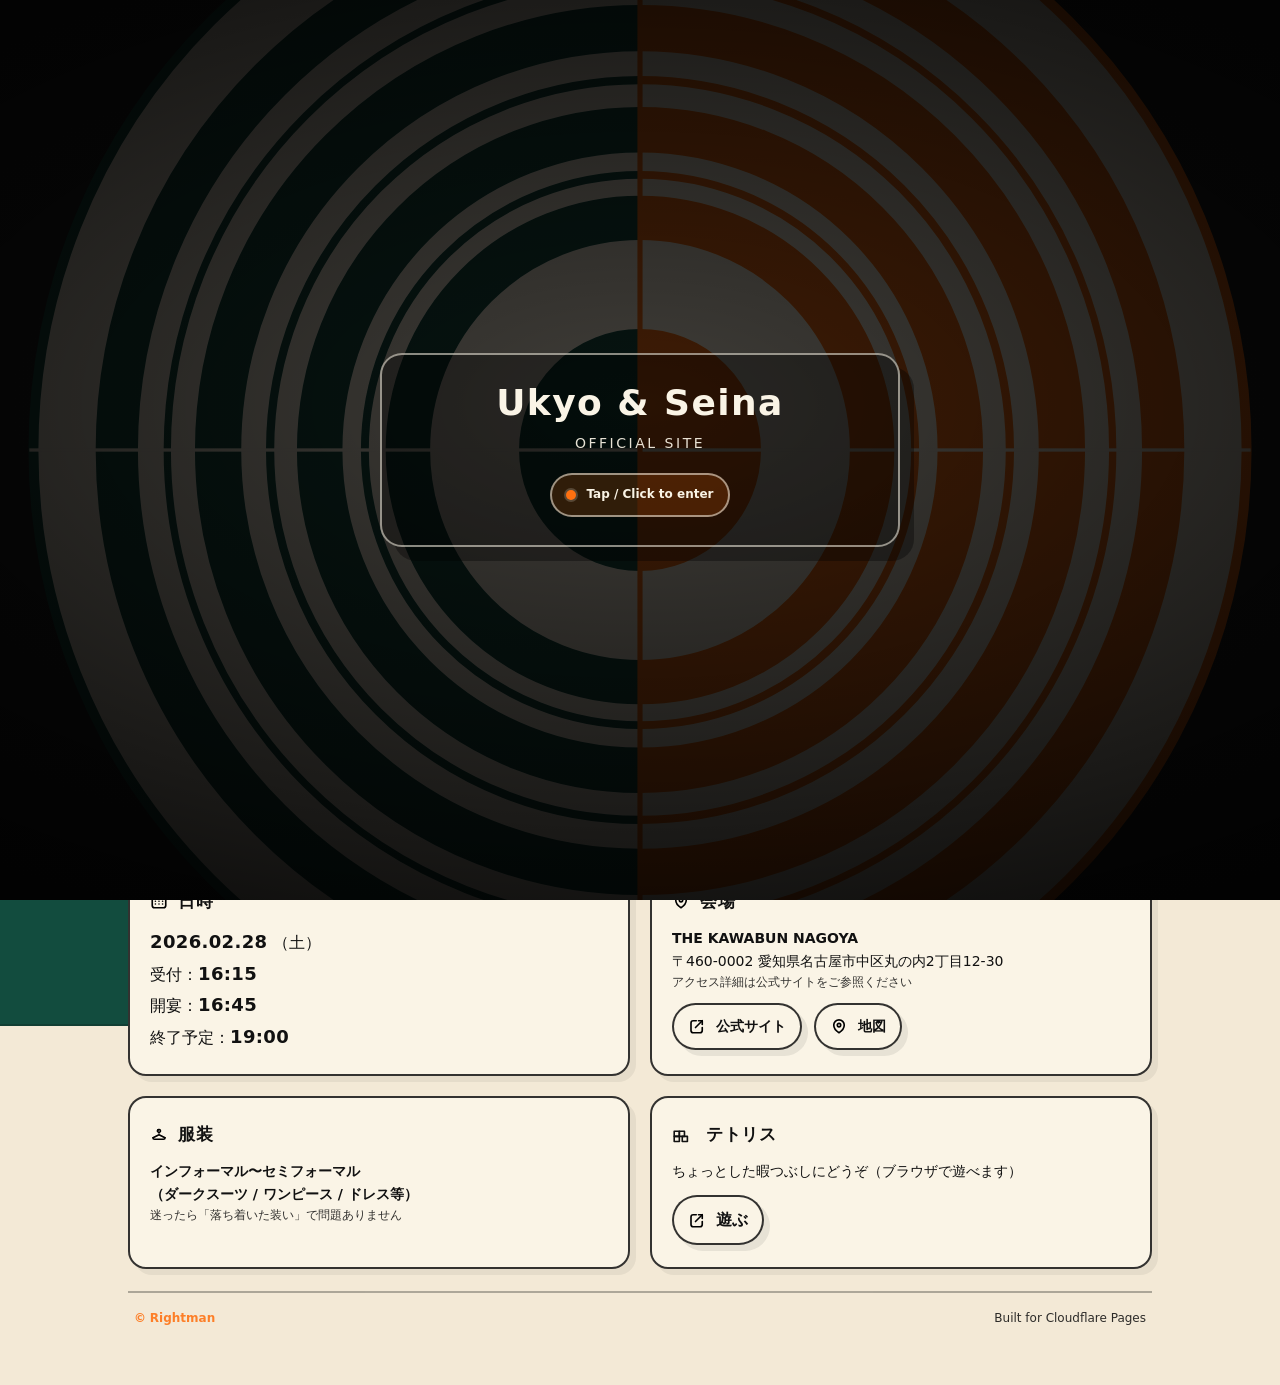
<file: public/index.html>
<!doctype html>
<html lang="ja">
<head>
  <meta charset="utf-8" />
  <meta name="viewport" content="width=device-width,initial-scale=1" />
  <meta name="robots" content="noindex,nofollow" />
  <meta name="theme-color" content="#124C3E" />
  <link rel="icon" href="./favicon-32.png" type="image/png" />
  <link rel="apple-touch-icon" href="./apple-touch-icon.png" />
  <link rel="stylesheet" href="./style.css" />
  <script src="./config.js"></script>
  <script src="./script.js" defer></script>

  <title data-wedding-title>{couple} | Wedding</title>
  <meta name="description" content="結婚式のご案内ページです（日時・会場・アクセス・招待状）" />
</head>
<body>
  <!-- Splash (tap/click to skip) -->
  <div class="splash" data-splash role="button" tabindex="0" aria-label="タップして開始">
    <img class="splash-bg" src="./assets/splash.svg" alt="" aria-hidden="true" />
    <div class="splash-inner">
      <div class="splash-title">Ukyo &amp; Seina</div>
      <div class="splash-sub">Official Site</div>
      <div class="splash-hint">Tap / Click to enter</div>
    </div>
  </div>

  <div class="topbar">
    <div class="topbar-inner">
      <a class="brand" href="./">
        <div class="title" data-wedding-couple></div>
        <div class="sub"><span data-wedding-text="dateLabel"></span> <span data-wedding-text="dayLabel"></span></div>
      </a>
      <button class="nav-toggle" type="button" aria-label="メニュー" aria-controls="site-nav" aria-expanded="false">
        <span class="nav-toggle-icon" aria-hidden="true"></span>
      </button>
      <nav class="nav" id="site-nav" aria-label="Site">
        <a href="./"><img class="nav-ico" src="./assets/icons/home.svg" alt="" aria-hidden="true"><span>トップ</span></a>
        <a href="./schedule/"><img class="nav-ico" src="./assets/icons/clock.svg" alt="" aria-hidden="true"><span>当日スケジュール</span></a>
        <a href="./seating/"><img class="nav-ico" src="./assets/icons/table.svg" alt="" aria-hidden="true"><span>席次表</span></a>
        <a href="./access/"><img class="nav-ico" src="./assets/icons/pin.svg" alt="" aria-hidden="true"><span>アクセス</span></a>
        <a href="./faq/"><img class="nav-ico" src="./assets/icons/faq.svg" alt="" aria-hidden="true"><span>FAQ</span></a>
        <a href="./menu/"><img class="nav-ico img" src="./assets/icons/isle-of-islay-distillery-map.png" alt="" aria-hidden="true"><span>メニュー</span></a>
        <a href="./rsvp/"><img class="nav-ico" src="./assets/icons/invite.svg" alt="" aria-hidden="true"><span>招待状</span></a>
      </nav>
    </div>
  </div>

  <main class="container">
    <section class="hero">
      <div class="kicker"><span class="dot"></span> Wedding</div>
      <h1 class="h1">
        <span data-wedding-couple></span><br/>
        <span class="small"><span data-wedding-text="dateLabel"></span> <span data-wedding-text="dayLabel"></span></span>
      </h1>
      <p class="lede" data-wedding-text="message"></p>
      <div class="actions">
        <a class="btn primary" data-wedding-href="rsvp.url" href="#"><span class="h2icon"><svg viewBox="0 0 24 24" fill="none" stroke="currentColor" stroke-width="2.2" stroke-linecap="round" stroke-linejoin="round" aria-hidden="true"><path d="M4 6h16v12H4z"/><path d="m4 7 8 6 8-6"/></svg></span> 招待状</a>
        <a class="btn" data-wedding-href="venue.mapUrl" href="#"><span class="h2icon"><svg viewBox="0 0 24 24" fill="none" stroke="currentColor" stroke-width="2.2" stroke-linecap="round" stroke-linejoin="round" aria-hidden="true"><path d="M12 21s7-4.7 7-11a7 7 0 0 0-14 0c0 6.3 7 11 7 11z"/><circle cx="12" cy="10" r="2.3"/></svg></span> 地図を見る</a>
        <!-- <a class="btn" href="./seating/"><span class="h2icon"><img alt="" src="./assets/icons/table.svg" /></span> 席次表を見る</a> -->
      </div>
      <div class="small" style="margin-top:12px" data-wedding-text="event.note"></div>
    </section>

    <main class="grid">
      <div class="card">
        <h2><img class="ico" src="./assets/icons/camera.svg" alt="" aria-hidden="true"><span>写真投稿</span></h2>
          <!-- <div class="h2row"><span class="ico"><img alt="" src="./assets/icons/camera.svg" /></span><h2>写真投稿</h2></div> -->
          <div class="meta">写真のご投稿はこちらから！</div>
          <div class="actions" style="margin-top:12px">
            <a class="btn" href="https://www.weddingshare.me/weddings/ahsutpqgvd3fulnh/1wd8mMzBJr93XFJfj4xj8lsqlYczSoa0?openExternalBrowser=1&type=link"><span class="h2icon"><img alt="" src="./assets/icons/camera.svg" /></span> 写真を投稿する</a>
          </div>
      </div>
    </main>

    <section class="grid" aria-label="Summary">
      <div class="card half">
        <div class="h2row"><span class="h2icon"><img alt="" src="./assets/icons/isle-of-islay-distillery-map.png" /></span><h2>メニュー</h2></div>
        <div class="meta">新郎が特別にご用意したお酒です（ウイスキー／シェリー）</div>
        <div class="actions" style="margin-top:12px">
          <a class="btn" href="./menu/"><span class="h2icon"><img alt="" src="./assets/icons/isle-of-islay-distillery-map.png" /></span> メニューを見る</a>
        </div>
      </div>

      <div class="card half">
        <h2><img class="ico" src="./assets/icons/table.svg" alt="" aria-hidden="true"><span>席次表</span></h2>
        <!-- <div class="h2row"><span class="h2icon"><img alt="" src="./assets/icons/table.svg" /></span><h2>席次表</h2></div> -->
        <div class="meta">全体配置 / お名前検索（自分の席）をご用意しました</div>
        <div class="actions" style="margin-top:12px">
          <a class="btn" href="./seating/"><span class="h2icon"><img alt="" src="./assets/icons/table.svg" /></span> 席次表を見る</a>
        </div>
      </div>

      <div class="card half date-card">
        <h2><img class="ico" src="./assets/icons/calendar.svg" alt="" aria-hidden="true"><span>日時</span></h2>
        <div class="meta">
          <div><b data-wedding-text="dateLabel"></b> <span data-wedding-text="dayLabel"></span></div>
          <div>受付：<b data-wedding-text="event.open"></b></div>
          <div>開宴：<b data-wedding-text="event.start"></b></div>
          <div>終了予定：<b data-wedding-text="event.end"></b></div>
        </div>
      </div>

      <div class="card half">
        <h2><img class="ico" src="./assets/icons/pin.svg" alt="" aria-hidden="true"><span>会場</span></h2>
        <div class="meta">
          <div><b data-wedding-text="venue.name"></b></div>
          <div data-wedding-text="venue.address"></div>
          <div class="small" data-wedding-text="venue.access"></div>
          <div class="actions" style="margin-top:10px">
            <a class="btn" data-wedding-href="venue.websiteUrl" href="#"><img class="icon" src="./assets/icons/external.svg" alt="" aria-hidden="true"> 公式サイト</a>
            <a class="btn" data-wedding-href="venue.mapUrl" href="#"><img class="icon" src="./assets/icons/pin.svg" alt="" aria-hidden="true"> 地図</a>
          </div>
        </div>
      </div>
      
      <div class="card half">
        <h2><img class="ico" src="./assets/icons/hanger.svg" alt="" aria-hidden="true"><span>服装</span></h2>
        <div class="meta">
          <div><b data-wedding-text="dressCode"></b></div>
          <div class="small">迷ったら「落ち着いた装い」で問題ありません</div>
        </div>
      </div>
      
      <div class="card half" data-hide-if-empty="links.tetris">
        <div class="h2row"><span class="ico"><svg viewBox="0 0 30 35" fill="none" stroke="currentColor" stroke-width="2.2" stroke-linecap="round" stroke-linejoin="round" aria-hidden="true"><rect x="3" y="3" width="7" height="7"/><rect x="10" y="3" width="7" height="7"/><rect x="3" y="10" width="7" height="7"/><rect x="14" y="10" width="7" height="7"/></svg></span><h2>テトリス</h2></div>
        <div class="meta">ちょっとした暇つぶしにどうぞ（ブラウザで遊べます）</div>
        <div class="actions" style="margin-top:12px">
          <a class="btn" data-wedding-href="links.tetris" href="#" target="_blank" rel="noopener"><img class="icon" src="./assets/icons/external.svg" alt="" aria-hidden="true"> 遊ぶ</a>
        </div>
      </div>

    </section>

    <footer class="footer">
      <div><span class="copy-mark">©</span> <span data-wedding-text="copyright"></span></div>
      <div>Built for Cloudflare Pages</div>
    </footer>
  </main>
</body>
</html>
</file>
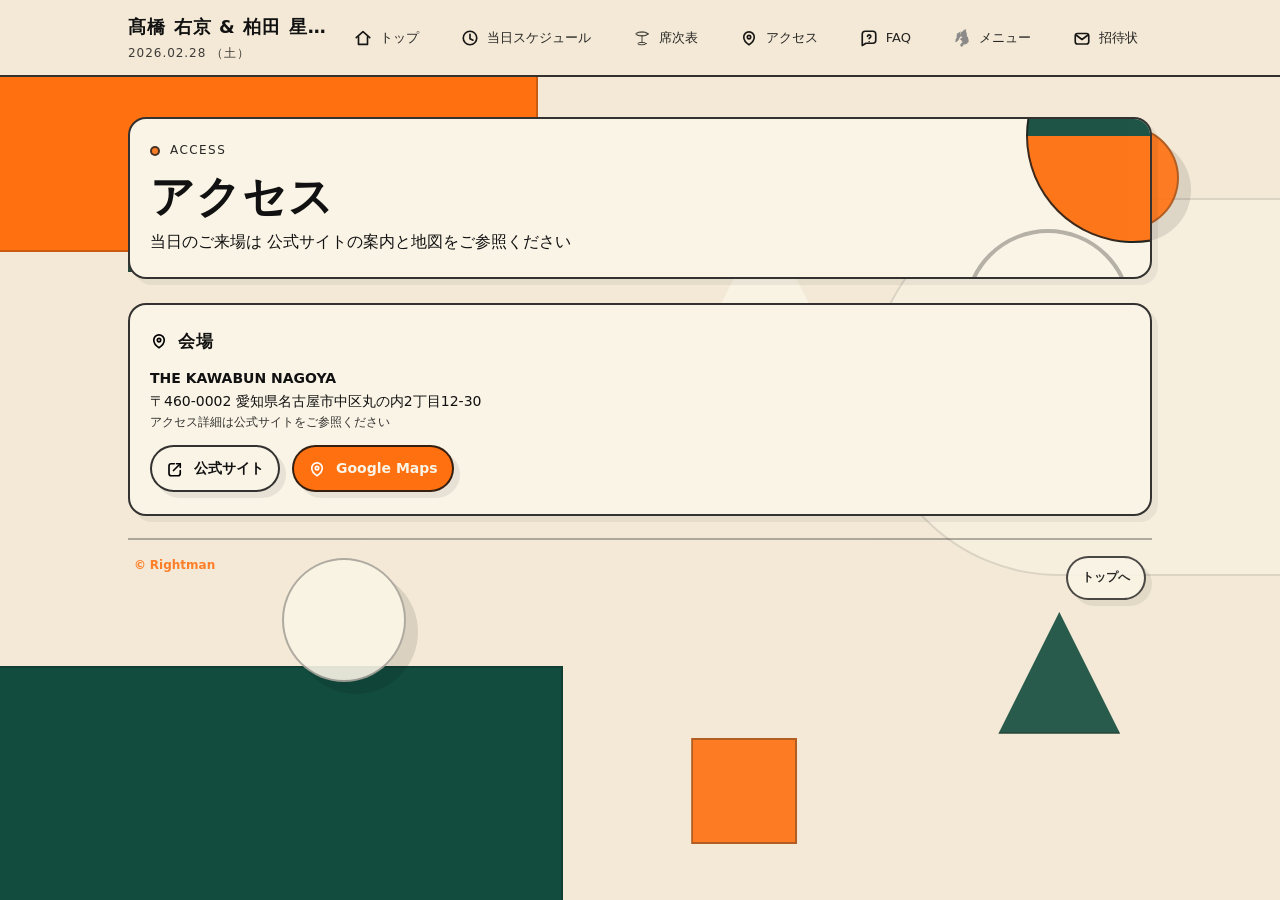
<file: public/access/index.html>
<!doctype html>
<html lang="ja">
<head>
  <meta charset="utf-8" />
  <meta name="viewport" content="width=device-width,initial-scale=1" />
  <meta name="robots" content="noindex,nofollow" />
  <meta name="theme-color" content="#124C3E" />
  <link rel="icon" href="../favicon-32.png" type="image/png" />
  <link rel="apple-touch-icon" href="../apple-touch-icon.png" />
<link rel="apple-touch-icon" href="../apple-touch-icon.png" />
  <link rel="stylesheet" href="../style.css" />
  <script src="../config.js"></script>
  <script src="../script.js" defer></script>

  <title data-wedding-title>{couple} | Access</title>
</head>
<body>
  <div class="topbar">
    <div class="topbar-inner">
      <a class="brand" href="../">
        <div class="title" data-wedding-couple></div>
        <div class="sub"><span data-wedding-text="dateLabel"></span> <span data-wedding-text="dayLabel"></span></div>
      </a>
      <button class="nav-toggle" type="button" aria-label="メニュー" aria-controls="site-nav" aria-expanded="false">
        <span class="nav-toggle-icon" aria-hidden="true"></span>
      </button>
      <nav class="nav" id="site-nav" aria-label="Site">
        <a href="../"><img class="nav-ico" src="../assets/icons/home.svg" alt="" aria-hidden="true"><span>トップ</span></a>
        <a href="../schedule/"><img class="nav-ico" src="../assets/icons/clock.svg" alt="" aria-hidden="true"><span>当日スケジュール</span></a>
        <a href="../seating/"><img class="nav-ico" src="../assets/icons/table.svg" alt="" aria-hidden="true"><span>席次表</span></a>
        <a href="../access/"><img class="nav-ico" src="../assets/icons/pin.svg" alt="" aria-hidden="true"><span>アクセス</span></a>
        <a href="../faq/"><img class="nav-ico" src="../assets/icons/faq.svg" alt="" aria-hidden="true"><span>FAQ</span></a>
        <a href="../menu/"><img class="nav-ico img" src="../assets/icons/isle-of-islay-distillery-map.png" alt="" aria-hidden="true"><span>メニュー</span></a>
        <a href="../rsvp/"><img class="nav-ico" src="../assets/icons/invite.svg" alt="" aria-hidden="true"><span>招待状</span></a>
      </nav>
    </div>
  </div>

  <main class="container">
    <section class="hero">
      <div class="kicker"><span class="dot"></span> Access</div>
      <h1 class="h1">アクセス</h1>
      <p class="lede">当日のご来場は 公式サイトの案内と地図をご参照ください</p>
    </section>

    <section class="grid">
      <div class="card">
        <h2><img class="ico" src="../assets/icons/pin.svg" alt="" aria-hidden="true"><span>会場</span></h2>
        <div class="meta">
          <div><b data-wedding-text="venue.name"></b></div>
          <div data-wedding-text="venue.address"></div>
          <div class="small" data-wedding-text="venue.access"></div>
          <div class="actions" style="margin-top:12px">
            <a class="btn" data-wedding-href="venue.websiteUrl" href="#"><img class="icon" src="../assets/icons/external.svg" alt="" aria-hidden="true"> 公式サイト</a>
            <a class="btn primary" data-wedding-href="venue.mapUrl" href="#"><img class="icon" src="../assets/icons/pin.svg" alt="" aria-hidden="true"> Google Maps</a>
          </div>
        </div>
      </div>
    </section>

    <footer class="footer">
      <div><span class="copy-mark">©</span> <span data-wedding-text="copyright"></span></div>
      <div><a class="btn" href="../">トップへ</a></div>
    </footer>
  </main>
</body>
</html>
</file>
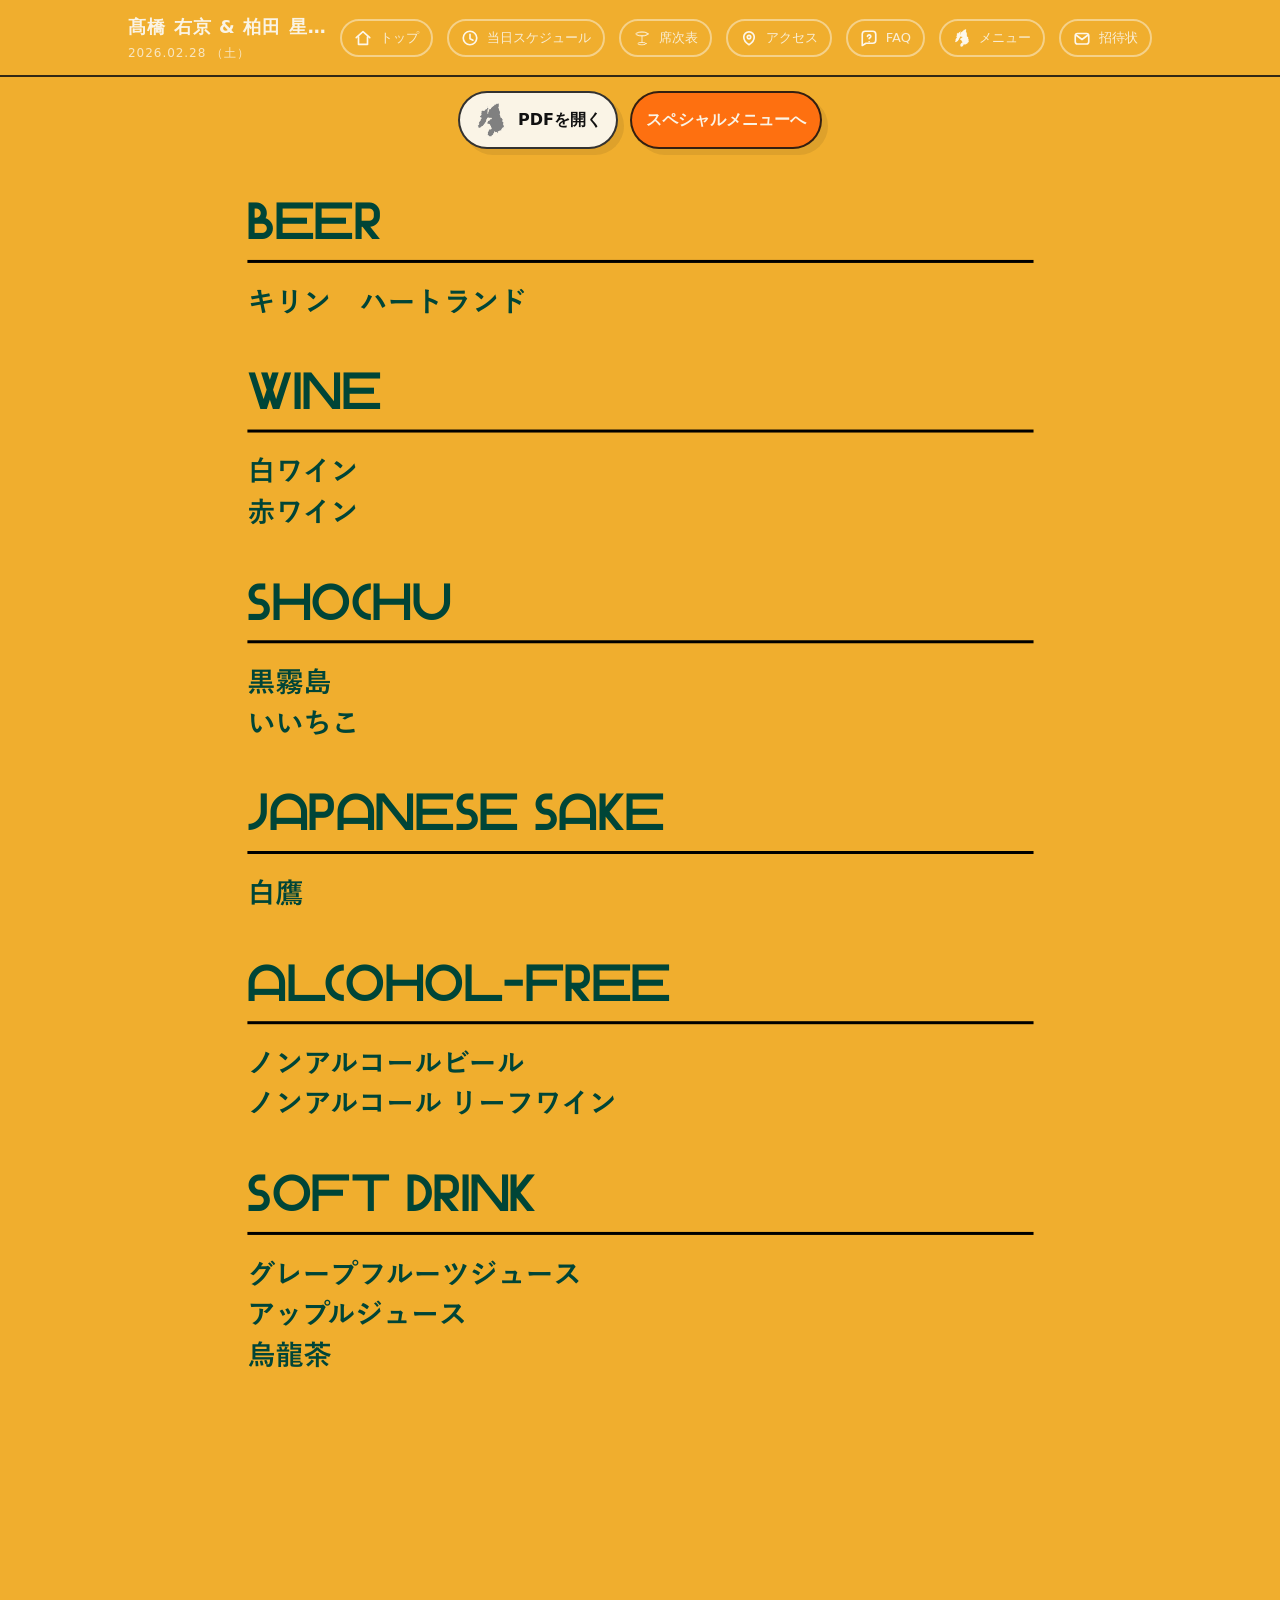
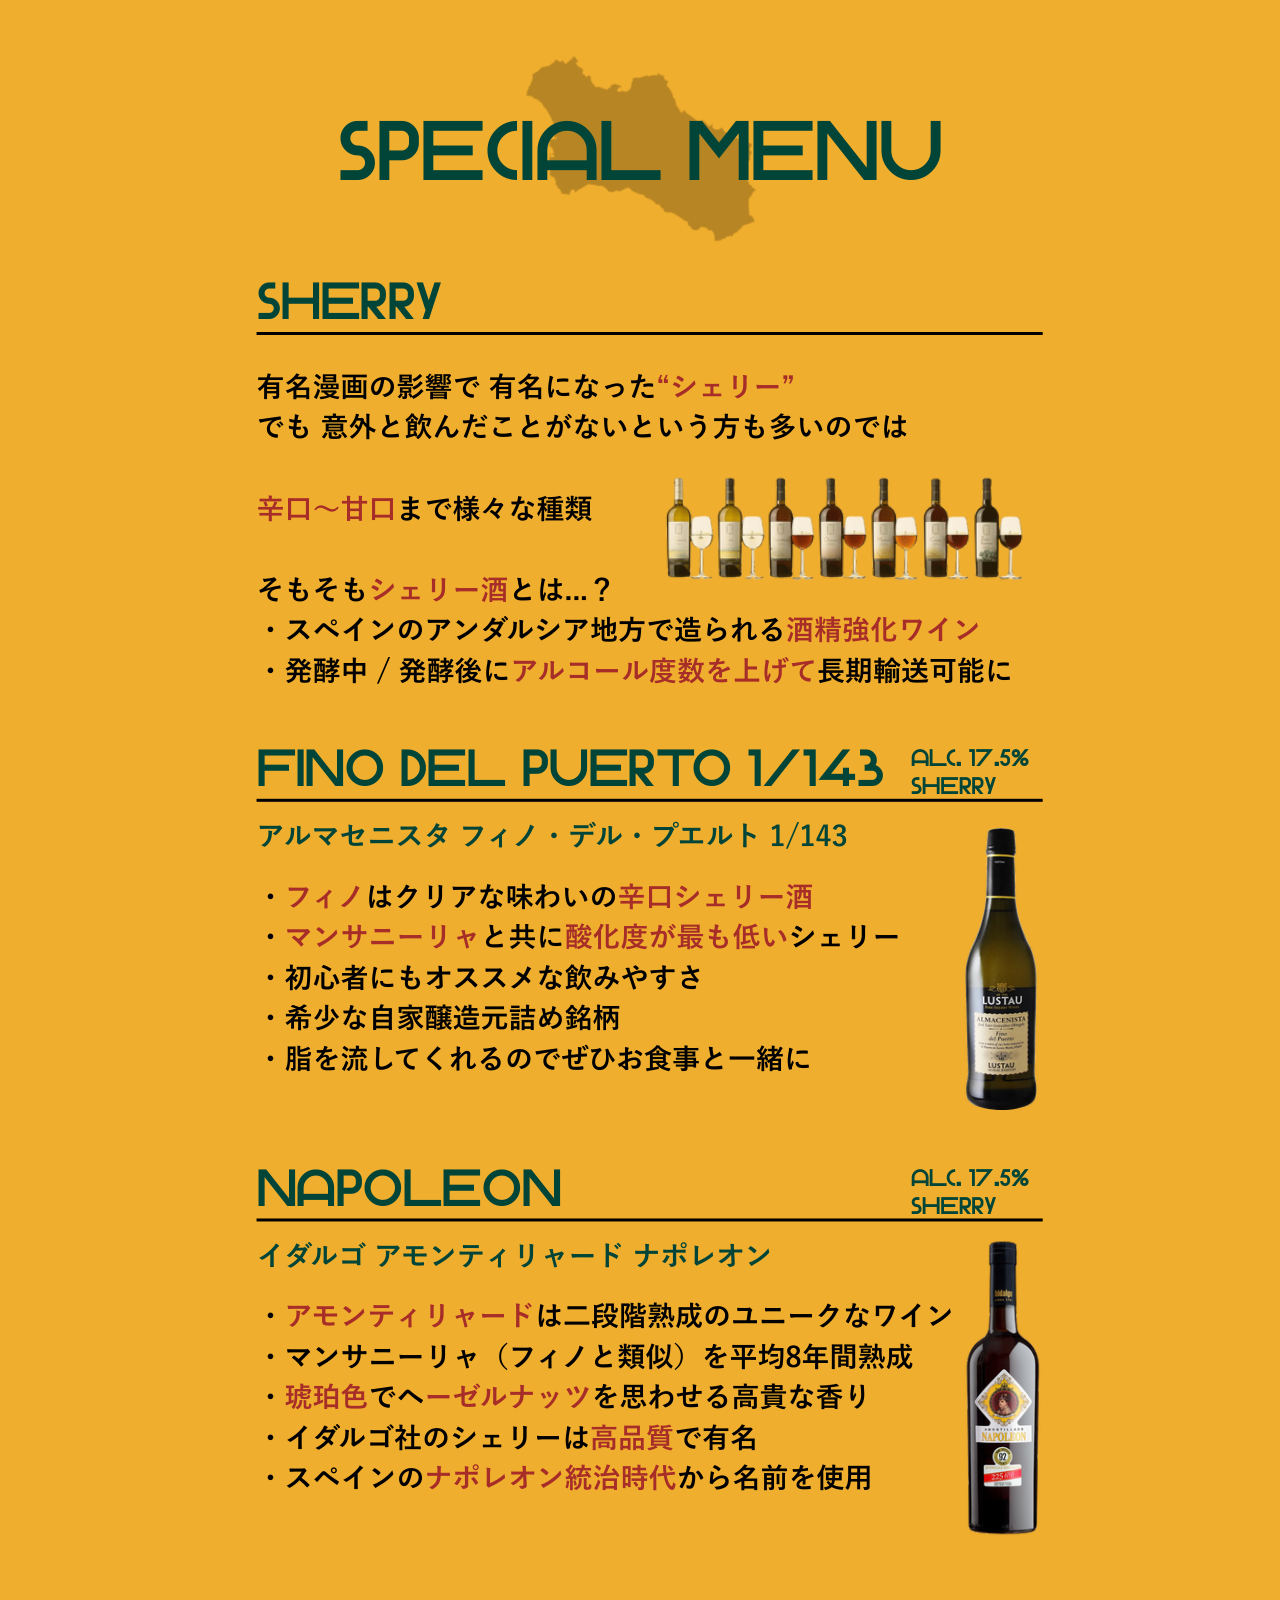
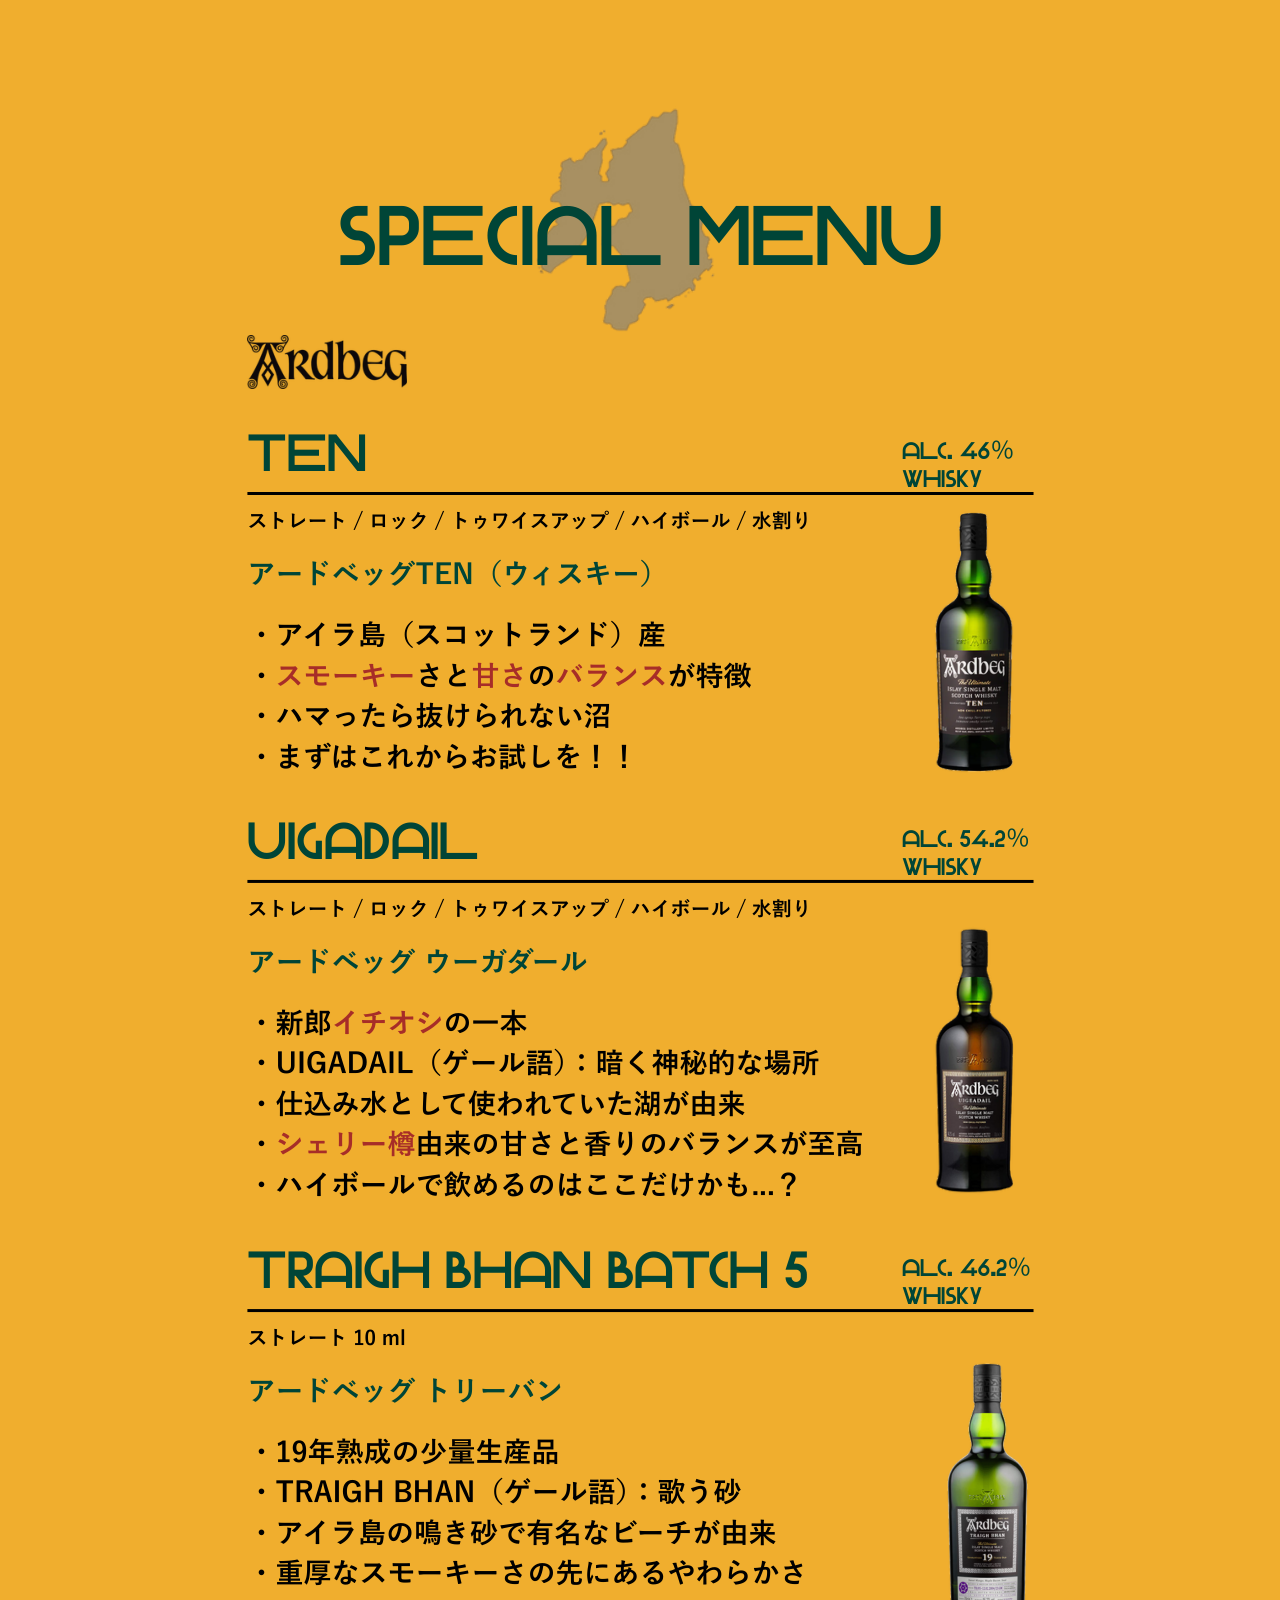
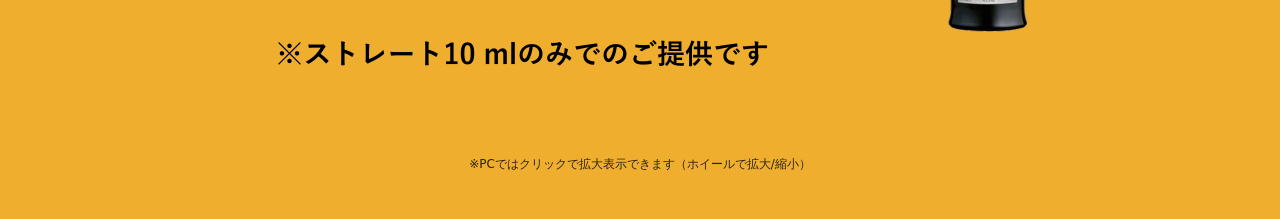
<file: public/drinkmenu/index.html>
<!doctype html>
<html lang="ja">
<head>
  <meta charset="utf-8" />
  <meta name="viewport" content="width=device-width,initial-scale=1" />
  <meta name="robots" content="noindex,nofollow" />
  <meta name="theme-color" content="#124C3E" />
  <link rel="icon" href="../favicon.svg" type="image/svg+xml" />
  <link rel="stylesheet" href="../style.css" />
  <script src="../config.js"></script>
  <script src="../script.js" defer></script>
  <title>SPECIAL MENU</title>
</head>
<body class="menu-page no-backdrop">
  <div class="topbar">
    <div class="topbar-inner">
      <a class="brand" href="../">
        <div class="title" data-wedding-couple></div>
        <div class="sub"><span data-wedding-text="dateLabel"></span> <span data-wedding-text="dayLabel"></span></div>
      </a>
      <button class="nav-toggle" type="button" aria-label="メニュー" aria-controls="site-nav" aria-expanded="false">
        <span class="nav-toggle-icon" aria-hidden="true"></span>
      </button>
      <nav class="nav" id="site-nav" aria-label="Site">
        <a href="../"><img class="nav-ico" src="../assets/icons/home.svg" alt="" aria-hidden="true"><span>トップ</span></a>
        <a href="../schedule/"><img class="nav-ico" src="../assets/icons/clock.svg" alt="" aria-hidden="true"><span>当日スケジュール</span></a>
        <a href="../seating/"><img class="nav-ico" src="../assets/icons/table.svg" alt="" aria-hidden="true"><span>席次表</span></a>
        <a href="../access/"><img class="nav-ico" src="../assets/icons/pin.svg" alt="" aria-hidden="true"><span>アクセス</span></a>
        <a href="../faq/"><img class="nav-ico" src="../assets/icons/faq.svg" alt="" aria-hidden="true"><span>FAQ</span></a>
        <a href="../menu/" aria-current="page"><img class="nav-ico img" src="../assets/icons/isle-of-islay-distillery-map.png" alt="" aria-hidden="true"><span>メニュー</span></a>
        <a href="../rsvp/"><img class="nav-ico" src="../assets/icons/invite.svg" alt="" aria-hidden="true"><span>招待状</span></a>
      </nav>
    </div>
  </div>

  <main>
    <div class="menu-actions">
      <a class="btn" href="../assets/drink_menu/SPECIAL_MENU.pdf#zoom=100" target="_blank" rel="noopener">
        <span class="h2icon"><img alt="" src="../assets/icons/isle-of-islay-distillery-map.png" /></span>
        PDFを開く
      </a>
      <!-- <a class="btn" href="../assets/drink_menu/SPECIAL_MENU.pdf" download>ダウンロード</a> -->
      <a class="btn primary" href="../menu/">スペシャルメニューへ</a>
    </div>

    <div class="menu-wrap">
      <img class="menu-img" data-menu-image src="../assets/drink_menu/special_menu_page_1.png" alt="SPECIAL MENU" />
      <div class="menu-hint">※PCではクリックで拡大表示できます（ホイールで拡大/縮小）</div>
    </div>
  </main>
</body>
</html>
</file>
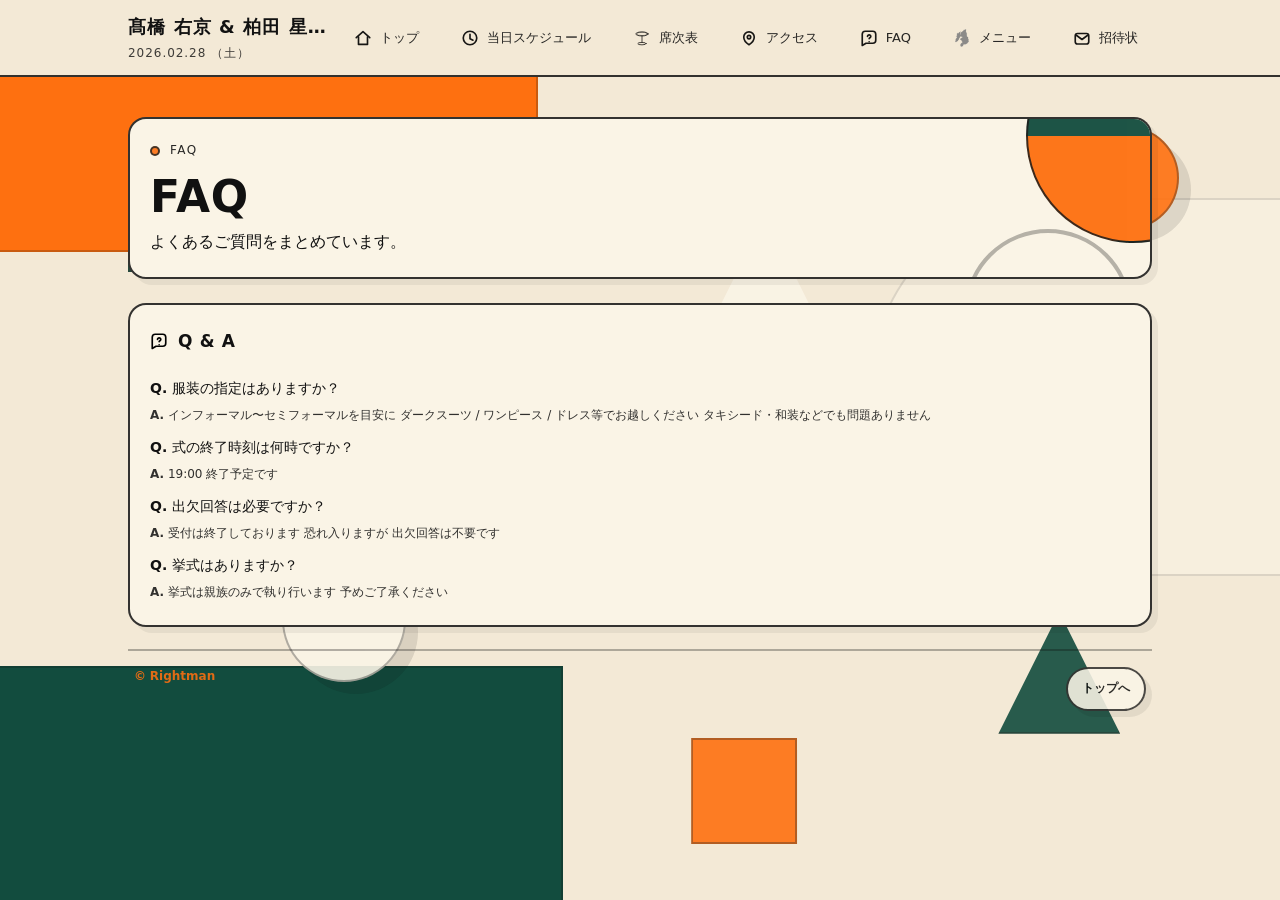
<file: public/faq/index.html>
<!doctype html>
<html lang="ja">
<head>
  <meta charset="utf-8" />
  <meta name="viewport" content="width=device-width,initial-scale=1" />
  <meta name="robots" content="noindex,nofollow" />
  <meta name="theme-color" content="#124C3E" />
  <link rel="icon" href="../favicon-32.png" type="image/png" />
  <link rel="apple-touch-icon" href="../apple-touch-icon.png" />
<link rel="apple-touch-icon" href="../apple-touch-icon.png" />
  <link rel="stylesheet" href="../style.css" />
  <script src="../config.js"></script>
  <script src="../script.js" defer></script>

  <title data-wedding-title>{couple} | FAQ</title>
</head>
<body>
  <div class="topbar">
    <div class="topbar-inner">
      <a class="brand" href="../">
        <div class="title" data-wedding-couple></div>
        <div class="sub"><span data-wedding-text="dateLabel"></span> <span data-wedding-text="dayLabel"></span></div>
      </a>
      <button class="nav-toggle" type="button" aria-label="メニュー" aria-controls="site-nav" aria-expanded="false">
        <span class="nav-toggle-icon" aria-hidden="true"></span>
      </button>
      <nav class="nav" id="site-nav" aria-label="Site">
        <a href="../"><img class="nav-ico" src="../assets/icons/home.svg" alt="" aria-hidden="true"><span>トップ</span></a>
        <a href="../schedule/"><img class="nav-ico" src="../assets/icons/clock.svg" alt="" aria-hidden="true"><span>当日スケジュール</span></a>
        <a href="../seating/"><img class="nav-ico" src="../assets/icons/table.svg" alt="" aria-hidden="true"><span>席次表</span></a>
        <a href="../access/"><img class="nav-ico" src="../assets/icons/pin.svg" alt="" aria-hidden="true"><span>アクセス</span></a>
        <a href="../faq/"><img class="nav-ico" src="../assets/icons/faq.svg" alt="" aria-hidden="true"><span>FAQ</span></a>
        <a href="../menu/"><img class="nav-ico img" src="../assets/icons/isle-of-islay-distillery-map.png" alt="" aria-hidden="true"><span>メニュー</span></a>
        <a href="../rsvp/"><img class="nav-ico" src="../assets/icons/invite.svg" alt="" aria-hidden="true"><span>招待状</span></a>
      </nav>
    </div>
  </div>

  <main class="container">
    <section class="hero">
      <div class="kicker"><span class="dot"></span> FAQ</div>
      <h1 class="h1">FAQ</h1>
      <p class="lede">よくあるご質問をまとめています。</p>
    </section>

    <section class="grid">
      <div class="card">
        <h2><img class="ico" src="../assets/icons/faq.svg" alt="" aria-hidden="true"><span>Q & A</span></h2>
        <div class="meta" data-wedding-faq></div>
      </div>
    </section>

    <footer class="footer">
      <div><span class="copy-mark">©</span> <span data-wedding-text="copyright"></span></div>
      <div><a class="btn" href="../">トップへ</a></div>
    </footer>
  </main>
</body>
</html>
</file>
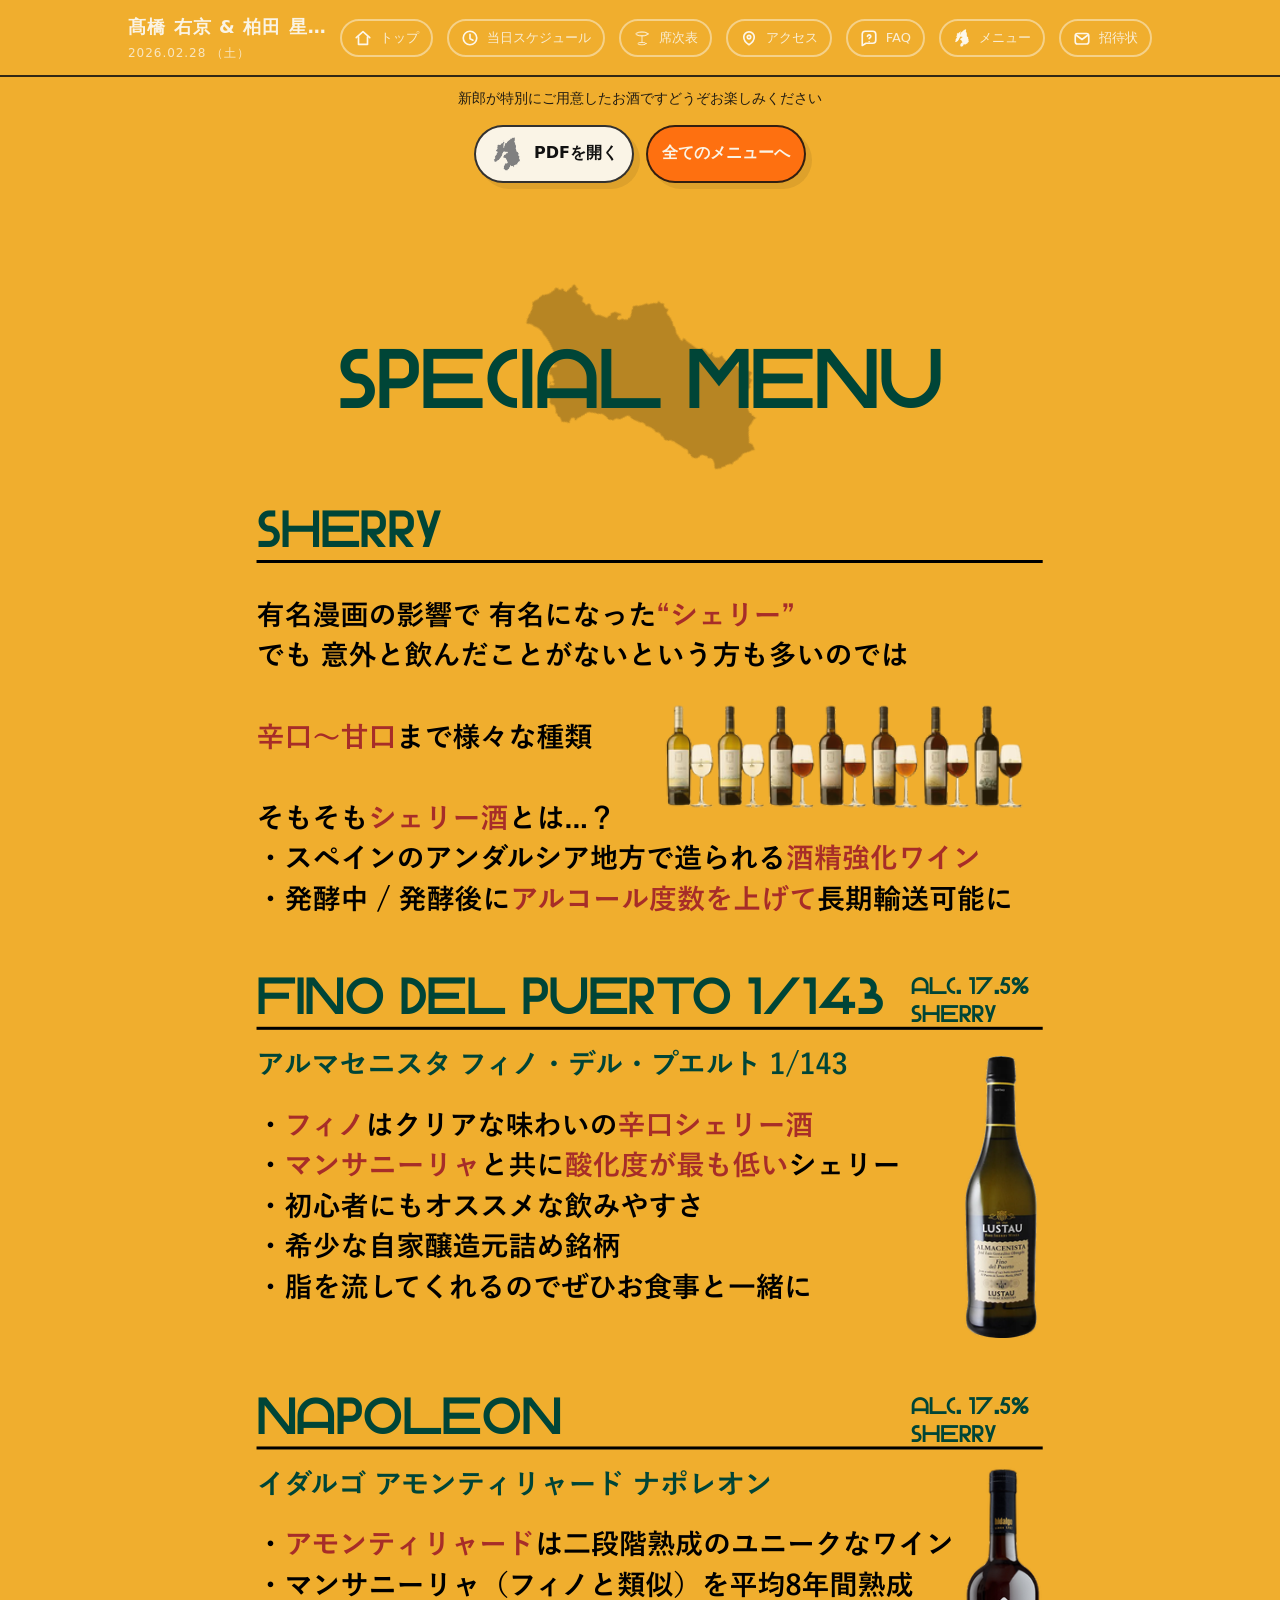
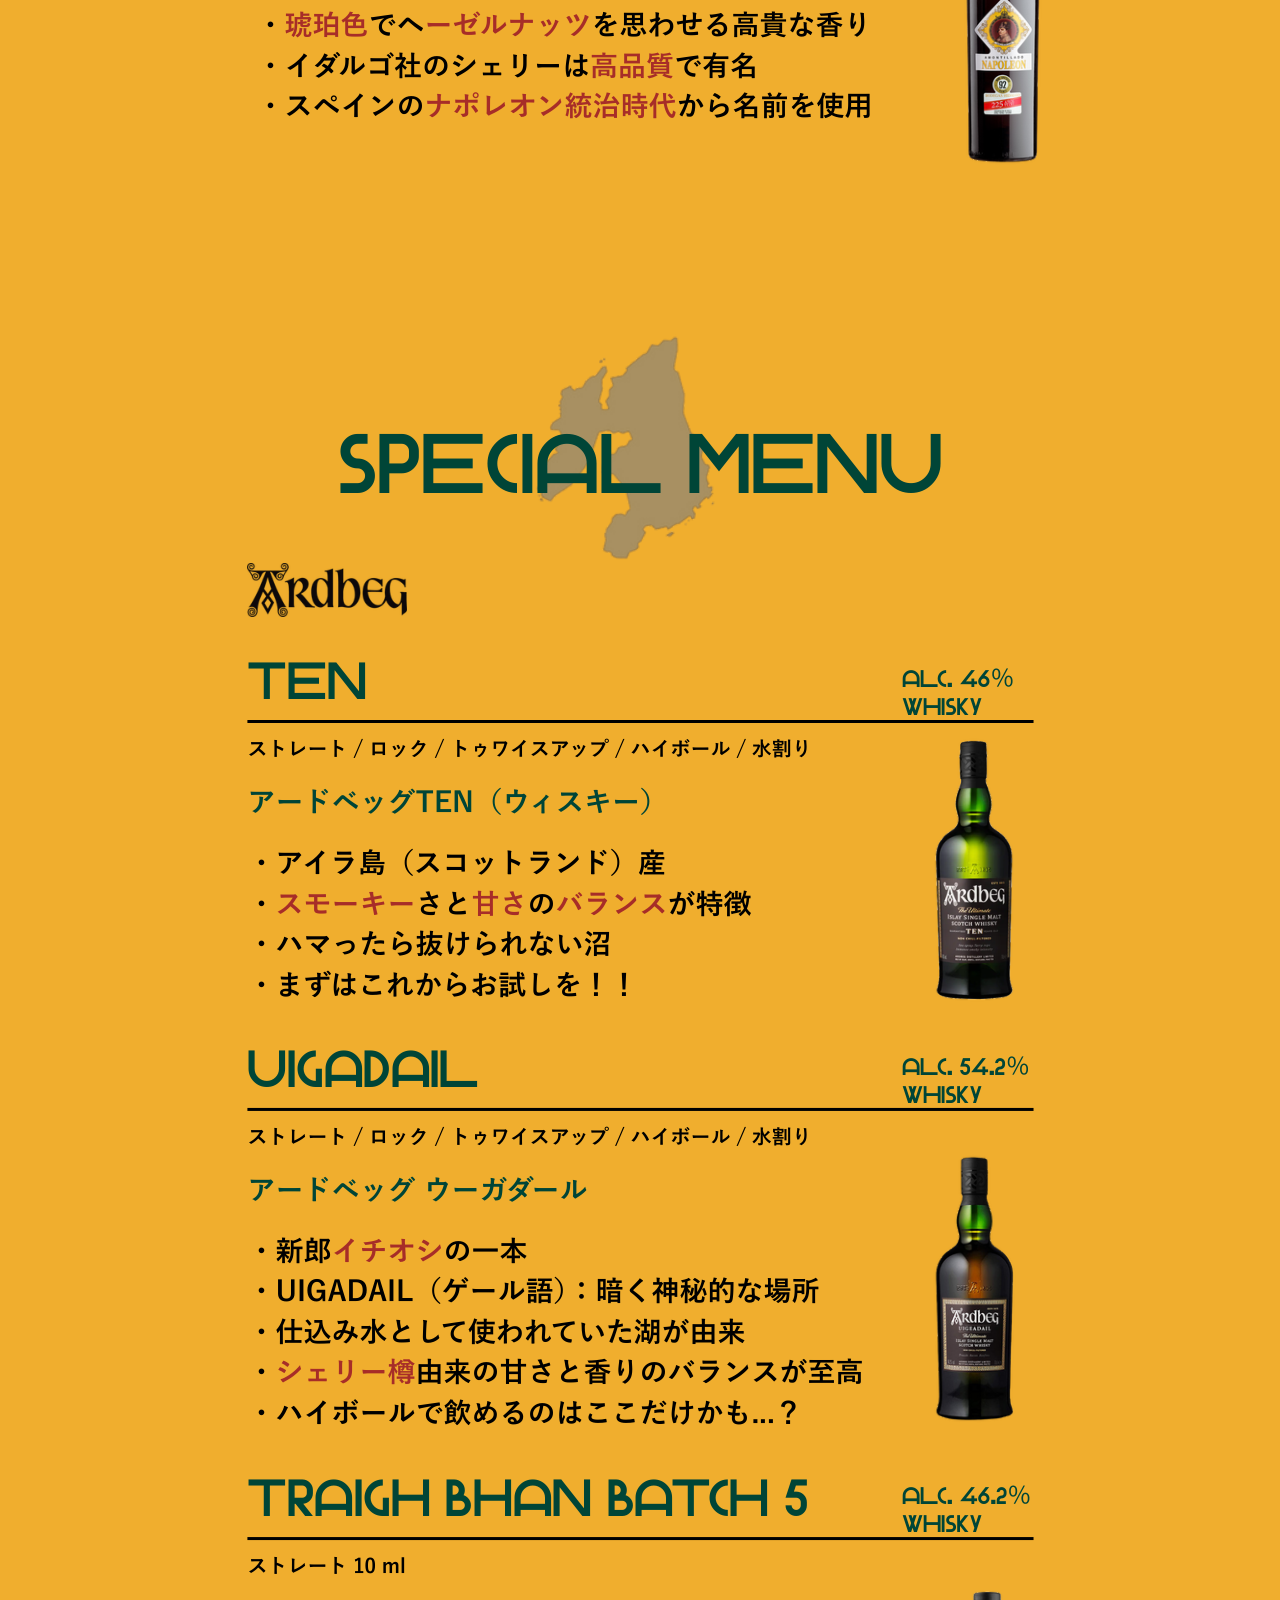
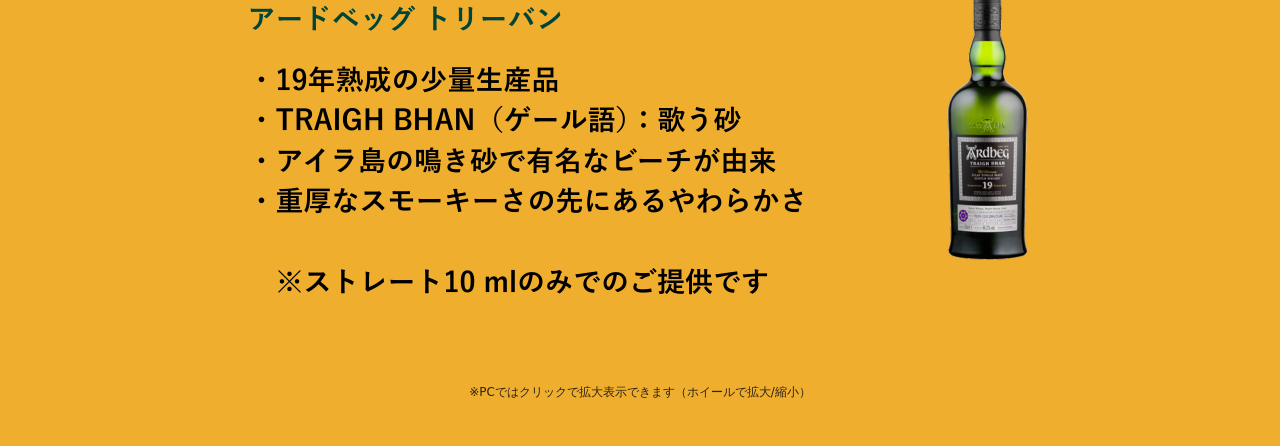
<file: public/menu/index.html>
<!doctype html>
<html lang="ja">
<head>
  <meta charset="utf-8" />
  <meta name="viewport" content="width=device-width,initial-scale=1" />
  <meta name="robots" content="noindex,nofollow" />
  <meta name="theme-color" content="#124C3E" />
  <link rel="icon" href="../favicon.svg" type="image/svg+xml" />
  <link rel="stylesheet" href="../style.css" />
  <script src="../config.js"></script>
  <script src="../script.js" defer></script>
  <title>SPECIAL MENU</title>
</head>
<body class="menu-page no-backdrop">
  <div class="topbar">
    <div class="topbar-inner">
      <a class="brand" href="../">
        <div class="title" data-wedding-couple></div>
        <div class="sub"><span data-wedding-text="dateLabel"></span> <span data-wedding-text="dayLabel"></span></div>
      </a>
      <button class="nav-toggle" type="button" aria-label="メニュー" aria-controls="site-nav" aria-expanded="false">
        <span class="nav-toggle-icon" aria-hidden="true"></span>
      </button>
      <nav class="nav" id="site-nav" aria-label="Site">
        <a href="../"><img class="nav-ico" src="../assets/icons/home.svg" alt="" aria-hidden="true"><span>トップ</span></a>
        <a href="../schedule/"><img class="nav-ico" src="../assets/icons/clock.svg" alt="" aria-hidden="true"><span>当日スケジュール</span></a>
        <a href="../seating/"><img class="nav-ico" src="../assets/icons/table.svg" alt="" aria-hidden="true"><span>席次表</span></a>
        <a href="../access/"><img class="nav-ico" src="../assets/icons/pin.svg" alt="" aria-hidden="true"><span>アクセス</span></a>
        <a href="../faq/"><img class="nav-ico" src="../assets/icons/faq.svg" alt="" aria-hidden="true"><span>FAQ</span></a>
        <a href="../menu/" aria-current="page"><img class="nav-ico img" src="../assets/icons/isle-of-islay-distillery-map.png" alt="" aria-hidden="true"><span>メニュー</span></a>
        <a href="../rsvp/"><img class="nav-ico" src="../assets/icons/invite.svg" alt="" aria-hidden="true"><span>招待状</span></a>
      </nav>
    </div>
  </div>

  <main>
    <div class="menu-note">新郎が特別にご用意したお酒ですどうぞお楽しみください</div>

    <div class="menu-actions">
      <a class="btn" href="../assets/menu/SPECIAL_MENU.pdf#zoom=100" target="_blank" rel="noopener">
        <span class="h2icon"><img alt="" src="../assets/icons/isle-of-islay-distillery-map.png" /></span>
        PDFを開く
      </a>
      <!-- <a class="btn" href="../assets/menu/SPECIAL_MENU.pdf" download>ダウンロード</a> -->
      <a class="btn primary" href="../drinkmenu/">全てのメニューへ</a>
    </div>

    <div class="menu-wrap">
      <img class="menu-img" data-menu-image src="../assets/menu/special_menu_page_1.png" alt="SPECIAL MENU" />
      <div class="menu-hint">※PCではクリックで拡大表示できます（ホイールで拡大/縮小）</div>
    </div>
  </main>
</body>
</html>
</file>
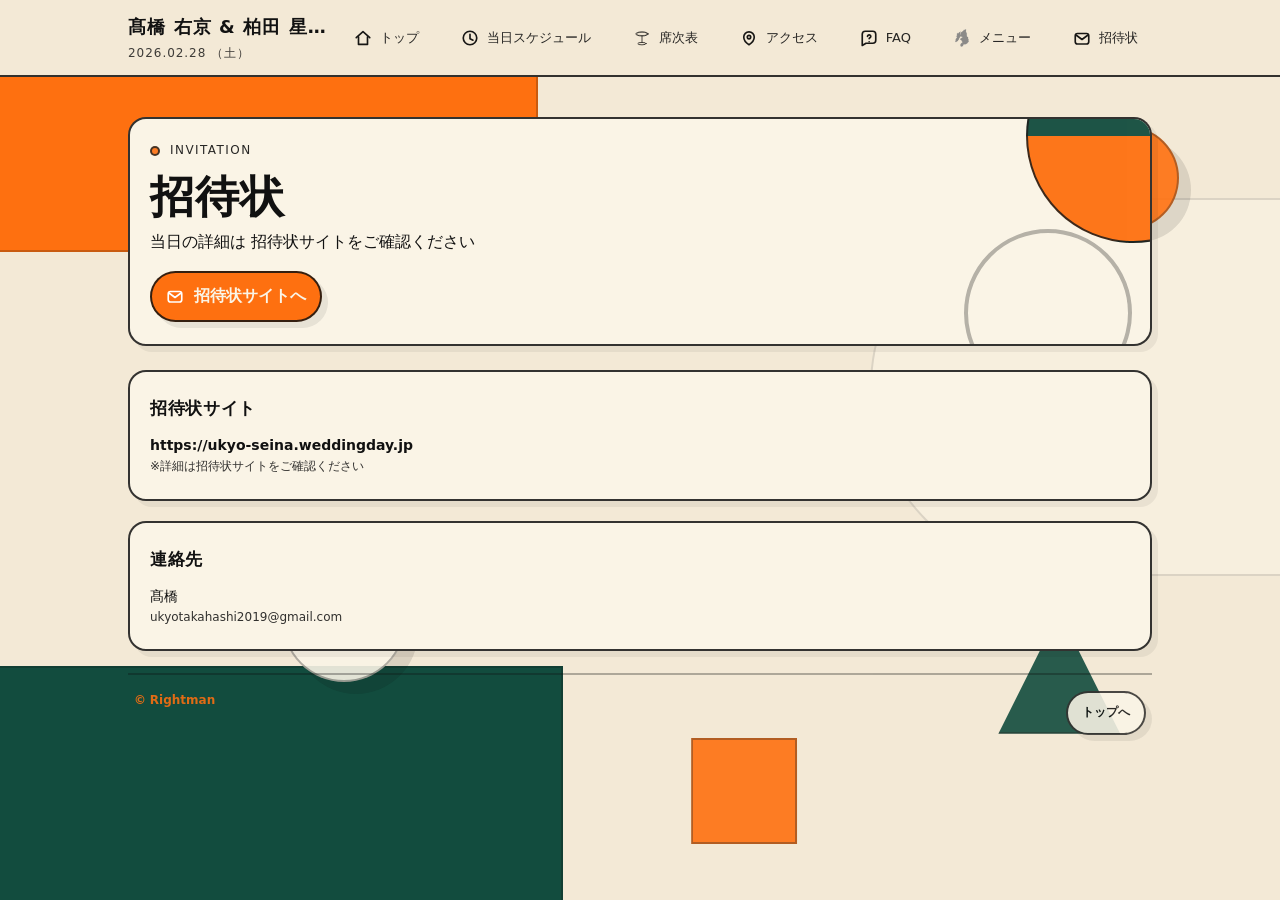
<file: public/rsvp/index.html>
<!doctype html>
<html lang="ja">
<head>
  <meta charset="utf-8" />
  <meta name="viewport" content="width=device-width,initial-scale=1" />
  <meta name="robots" content="noindex,nofollow" />
  <meta name="theme-color" content="#124C3E" />
  <link rel="icon" href="../favicon-32.png" type="image/png" />
  <link rel="apple-touch-icon" href="../apple-touch-icon.png" />
<link rel="apple-touch-icon" href="../apple-touch-icon.png" />
  <link rel="stylesheet" href="../style.css" />
  <script src="../config.js"></script>
  <script src="../script.js" defer></script>

  <title data-wedding-title>{couple} | Invitation</title>
</head>
<body>
  <div class="topbar">
    <div class="topbar-inner">
      <a class="brand" href="../">
        <div class="title" data-wedding-couple></div>
        <div class="sub"><span data-wedding-text="dateLabel"></span> <span data-wedding-text="dayLabel"></span></div>
      </a>
      <button class="nav-toggle" type="button" aria-label="メニュー" aria-controls="site-nav" aria-expanded="false">
        <span class="nav-toggle-icon" aria-hidden="true"></span>
      </button>
      <nav class="nav" id="site-nav" aria-label="Site">
        <a href="../"><img class="nav-ico" src="../assets/icons/home.svg" alt="" aria-hidden="true"><span>トップ</span></a>
        <a href="../schedule/"><img class="nav-ico" src="../assets/icons/clock.svg" alt="" aria-hidden="true"><span>当日スケジュール</span></a>
        <a href="../seating/"><img class="nav-ico" src="../assets/icons/table.svg" alt="" aria-hidden="true"><span>席次表</span></a>
        <a href="../access/"><img class="nav-ico" src="../assets/icons/pin.svg" alt="" aria-hidden="true"><span>アクセス</span></a>
        <a href="../faq/"><img class="nav-ico" src="../assets/icons/faq.svg" alt="" aria-hidden="true"><span>FAQ</span></a>
        <a href="../menu/"><img class="nav-ico img" src="../assets/icons/isle-of-islay-distillery-map.png" alt="" aria-hidden="true"><span>メニュー</span></a>
        <a href="../rsvp/"><img class="nav-ico" src="../assets/icons/invite.svg" alt="" aria-hidden="true"><span>招待状</span></a>
      </nav>
    </div>
  </div>

  <main class="container">
    <section class="hero">
      <div class="kicker"><span class="dot"></span> Invitation</div>
      <h1 class="h1">招待状</h1>
      <p class="lede">当日の詳細は 招待状サイトをご確認ください</p>
      <div class="actions">
        <a class="btn primary" data-wedding-href="rsvp.url" href="#"><img class="icon" src="../assets/icons/invite.svg" alt="" aria-hidden="true"> 招待状サイトへ</a>
      </div>
    </section>

    <section class="grid">
      <div class="card">
        <h2>招待状サイト</h2>
        <div class="meta">
          <div><b data-wedding-text="rsvp.url"></b></div>
          <div class="small" data-wedding-text="rsvp.note"></div>
        </div>
      </div>

      <div class="card">
        <h2>連絡先</h2>
        <div class="meta">
          <div data-wedding-text="contact.name"></div>
          <div class="small"><span data-wedding-text="contact.email"></span></div>
        </div>
      </div>
    </section>

    <footer class="footer">
      <div><span class="copy-mark">©</span> <span data-wedding-text="copyright"></span></div>
      <div><a class="btn" href="../">トップへ</a></div>
    </footer>
  </main>
</body>
</html>
</file>
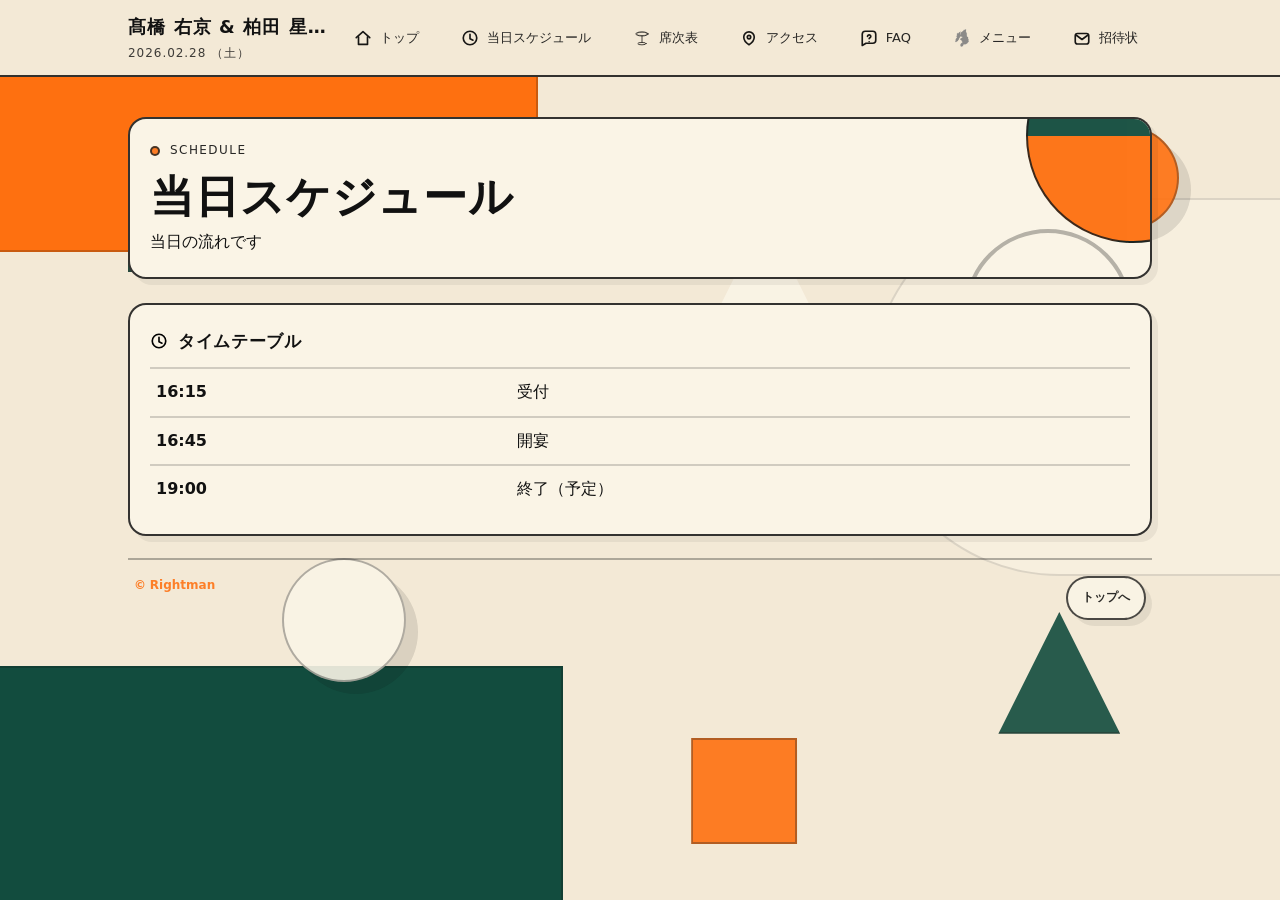
<file: public/schedule/index.html>
<!doctype html>
<html lang="ja">
<head>
  <meta charset="utf-8" />
  <meta name="viewport" content="width=device-width,initial-scale=1" />
  <meta name="robots" content="noindex,nofollow" />
  <meta name="theme-color" content="#124C3E" />
  <link rel="icon" href="../favicon-32.png" type="image/png" />
  <link rel="apple-touch-icon" href="../apple-touch-icon.png" />
  <link rel="apple-touch-icon" href="../apple-touch-icon.png" />
  <link rel="stylesheet" href="../style.css" />
  <script src="../config.js"></script>
  <script src="../script.js" defer></script>

  <title data-wedding-title>{couple} | Schedule</title>
</head>
<body>
  <div class="topbar">
    <div class="topbar-inner">
      <a class="brand" href="../">
        <div class="title" data-wedding-couple></div>
        <div class="sub"><span data-wedding-text="dateLabel"></span> <span data-wedding-text="dayLabel"></span></div>
      </a>
      <button class="nav-toggle" type="button" aria-label="メニュー" aria-controls="site-nav" aria-expanded="false">
        <span class="nav-toggle-icon" aria-hidden="true"></span>
      </button>
      <nav class="nav" id="site-nav" aria-label="Site">
        <a href="../"><img class="nav-ico" src="../assets/icons/home.svg" alt="" aria-hidden="true"><span>トップ</span></a>
        <a href="../schedule/"><img class="nav-ico" src="../assets/icons/clock.svg" alt="" aria-hidden="true"><span>当日スケジュール</span></a>
        <a href="../seating/"><img class="nav-ico" src="../assets/icons/table.svg" alt="" aria-hidden="true"><span>席次表</span></a>
        <a href="../access/"><img class="nav-ico" src="../assets/icons/pin.svg" alt="" aria-hidden="true"><span>アクセス</span></a>
        <a href="../faq/"><img class="nav-ico" src="../assets/icons/faq.svg" alt="" aria-hidden="true"><span>FAQ</span></a>
        <a href="../menu/"><img class="nav-ico img" src="../assets/icons/isle-of-islay-distillery-map.png" alt="" aria-hidden="true"><span>メニュー</span></a>
        <a href="../rsvp/"><img class="nav-ico" src="../assets/icons/invite.svg" alt="" aria-hidden="true"><span>招待状</span></a>
      </nav>
    </div>
  </div>

  <main class="container">
    <section class="hero">
      <div class="kicker"><span class="dot"></span> Schedule</div>
      <h1 class="h1">当日スケジュール</h1>
      <p class="lede">当日の流れです</p>
    </section>

    <section class="grid">
      <div class="card">
        <h2><img class="ico" src="../assets/icons/clock.svg" alt="" aria-hidden="true"><span>タイムテーブル</span></h2>
        <table class="table" aria-label="Schedule table">
          <tbody data-wedding-schedule-body></tbody>
        </table>
      </div>
    </section>

    <footer class="footer">
      <div><span class="copy-mark">©</span> <span data-wedding-text="copyright"></span></div>
      <div><a class="btn" href="../">トップへ</a></div>
    </footer>
  </main>
</body>
</html>
</file>
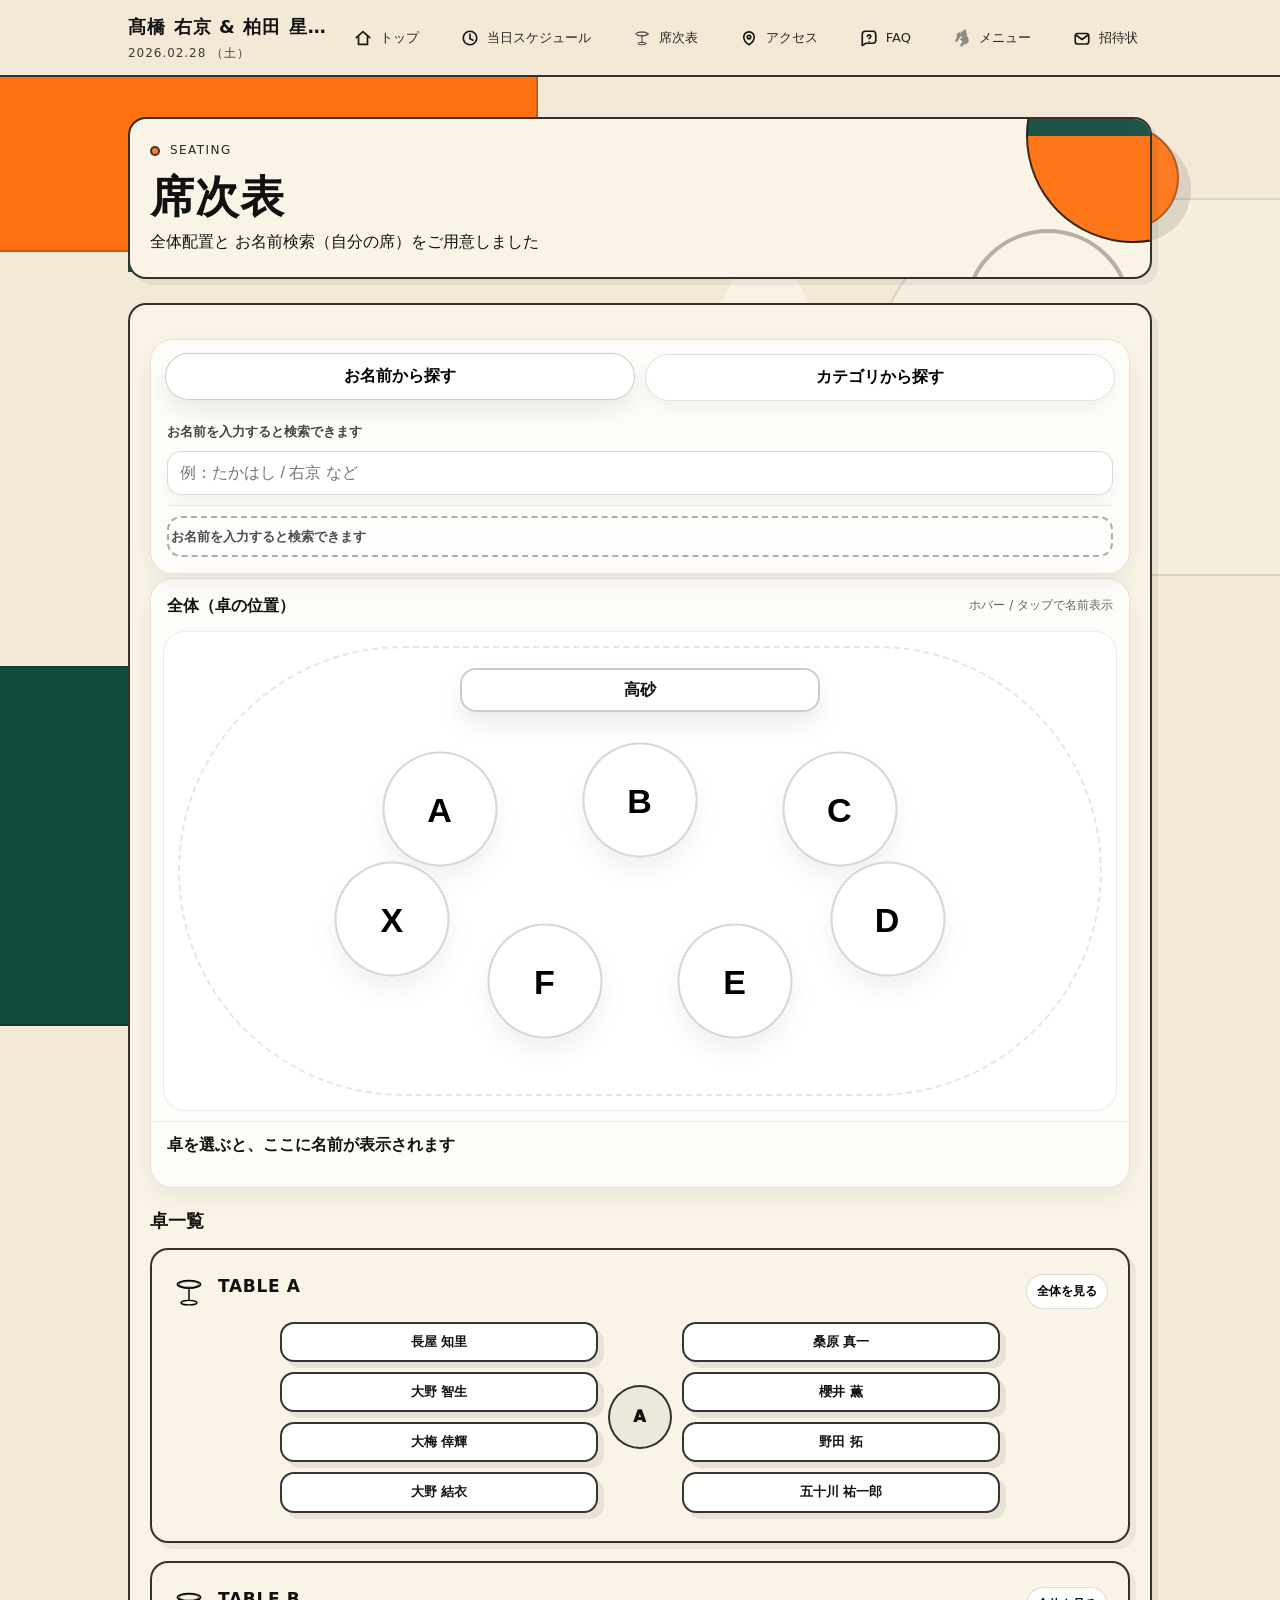
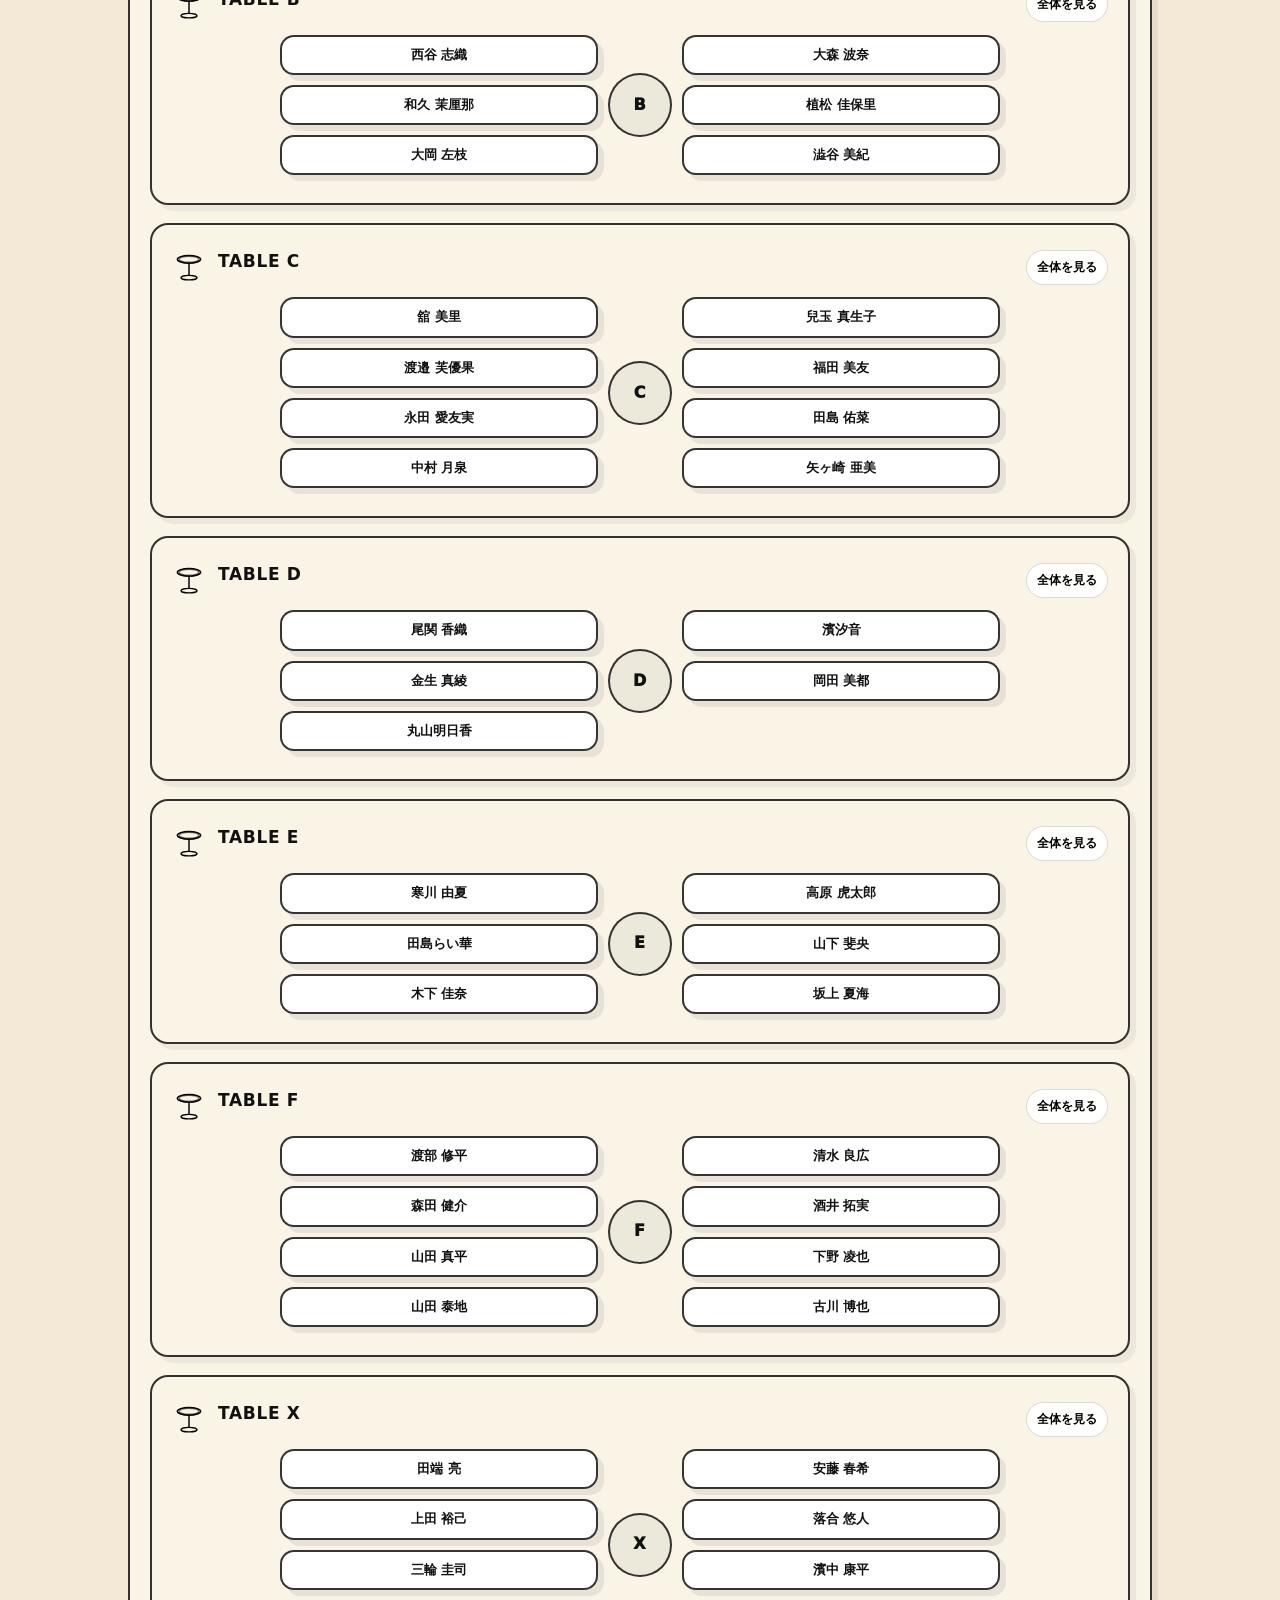
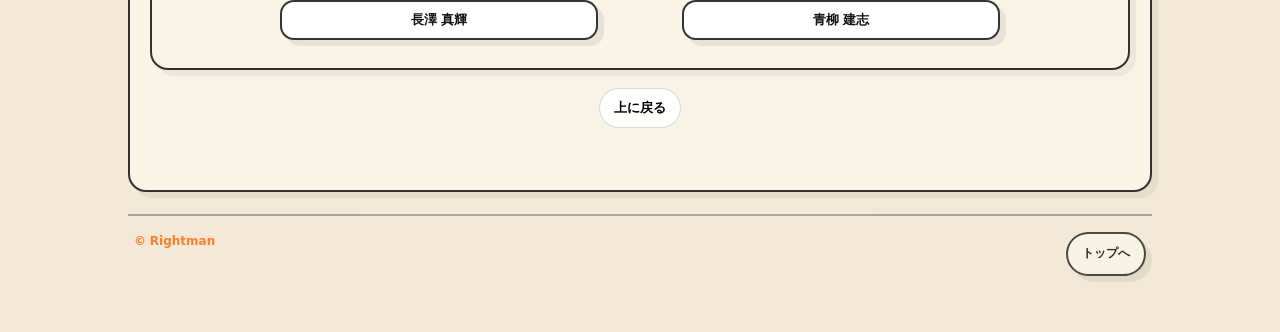
<file: public/seating/index.html>
<!doctype html>
<html lang="ja">
<head>
  <meta charset="utf-8" />
  <meta name="viewport" content="width=device-width,initial-scale=1" />
  <meta name="robots" content="noindex,nofollow" />
  <meta name="theme-color" content="#124C3E" />
  <link rel="icon" href="../favicon-32.png" type="image/png" />
  <link rel="apple-touch-icon" href="../apple-touch-icon.png" />
  <link rel="stylesheet" href="../style.css" />
  <script src="../config.js"></script>
  <script src="../script.js" defer></script>

  <title data-wedding-title>{couple} | Seating</title>
</head>
<body>
  <div class="topbar">
    <div class="topbar-inner">
      <a class="brand" href="../">
        <div class="title" data-wedding-couple></div>
        <div class="sub"><span data-wedding-text="dateLabel"></span> <span data-wedding-text="dayLabel"></span></div>
      </a>
      <button class="nav-toggle" type="button" aria-label="メニュー" aria-controls="site-nav" aria-expanded="false">
        <span class="nav-toggle-icon" aria-hidden="true"></span>
      </button>
      <nav class="nav" id="site-nav" aria-label="Site">
        <a href="../"><img class="nav-ico" src="../assets/icons/home.svg" alt="" aria-hidden="true"><span>トップ</span></a>
        <a href="../schedule/"><img class="nav-ico" src="../assets/icons/clock.svg" alt="" aria-hidden="true"><span>当日スケジュール</span></a>
        <a href="../seating/"><img class="nav-ico" src="../assets/icons/table.svg" alt="" aria-hidden="true"><span>席次表</span></a>
        <a href="../access/"><img class="nav-ico" src="../assets/icons/pin.svg" alt="" aria-hidden="true"><span>アクセス</span></a>
        <a href="../faq/"><img class="nav-ico" src="../assets/icons/faq.svg" alt="" aria-hidden="true"><span>FAQ</span></a>
        <a href="../menu/"><img class="nav-ico img" src="../assets/icons/isle-of-islay-distillery-map.png" alt="" aria-hidden="true"><span>メニュー</span></a>
        <a href="../rsvp/"><img class="nav-ico" src="../assets/icons/invite.svg" alt="" aria-hidden="true"><span>招待状</span></a>
      </nav>
    </div>
  </div>

  <main class="container">
    <section class="hero">
      <div class="kicker"><span class="dot"></span> Seating</div>
      <h1 class="h1">席次表</h1>
      <p class="lede">全体配置と お名前検索（自分の席）をご用意しました</p>
      <div class="small" data-wedding-text="seating.note"></div>
    </section>

    <section class="grid">
      <div class="card" data-seating-root>
        <div class="seating-nav">
          <div class="chips" data-seating-chips></div>
        </div>

        <div class="mode-toggle" aria-label="表示切替">
          <button class="mode-btn is-active" type="button" data-mode-btn="overview">全体を見る</button>
          <button class="mode-btn" type="button" data-mode-btn="find">自分の席を見る</button>
        </div>

        <div class="mode-panels">
          <div class="mode-panel is-active" data-mode-panel="overview">
            <div class="small" style="margin-top:10px">卓をタップすると詳細にジャンプします</div>
            <div class="overview-grid" data-seating-overview></div>
            <div data-seating-sections></div>
          </div>

          <div class="mode-panel" data-mode-panel="find">
            <div class="find-seat">
              <div class="find-seat-title">お名前検索</div>
              <div class="small">フルネームでも一部でもOKです（例：髙橋 / 右京）</div>
              <div class="find-seat-form">
                <input class="input" data-seat-find type="text" placeholder="お名前を入力" autocomplete="off" />
              </div>
              <div class="find-seat-results" data-seat-results></div>
            </div>
          </div>
        </div>
      </div>
    </section>

    <footer class="footer">
      <div><span class="copy-mark">©</span> <span data-wedding-text="copyright"></span></div>
      <div><a class="btn" href="../">トップへ</a></div>
    </footer>
  </main>
</body>
</html>
</file>
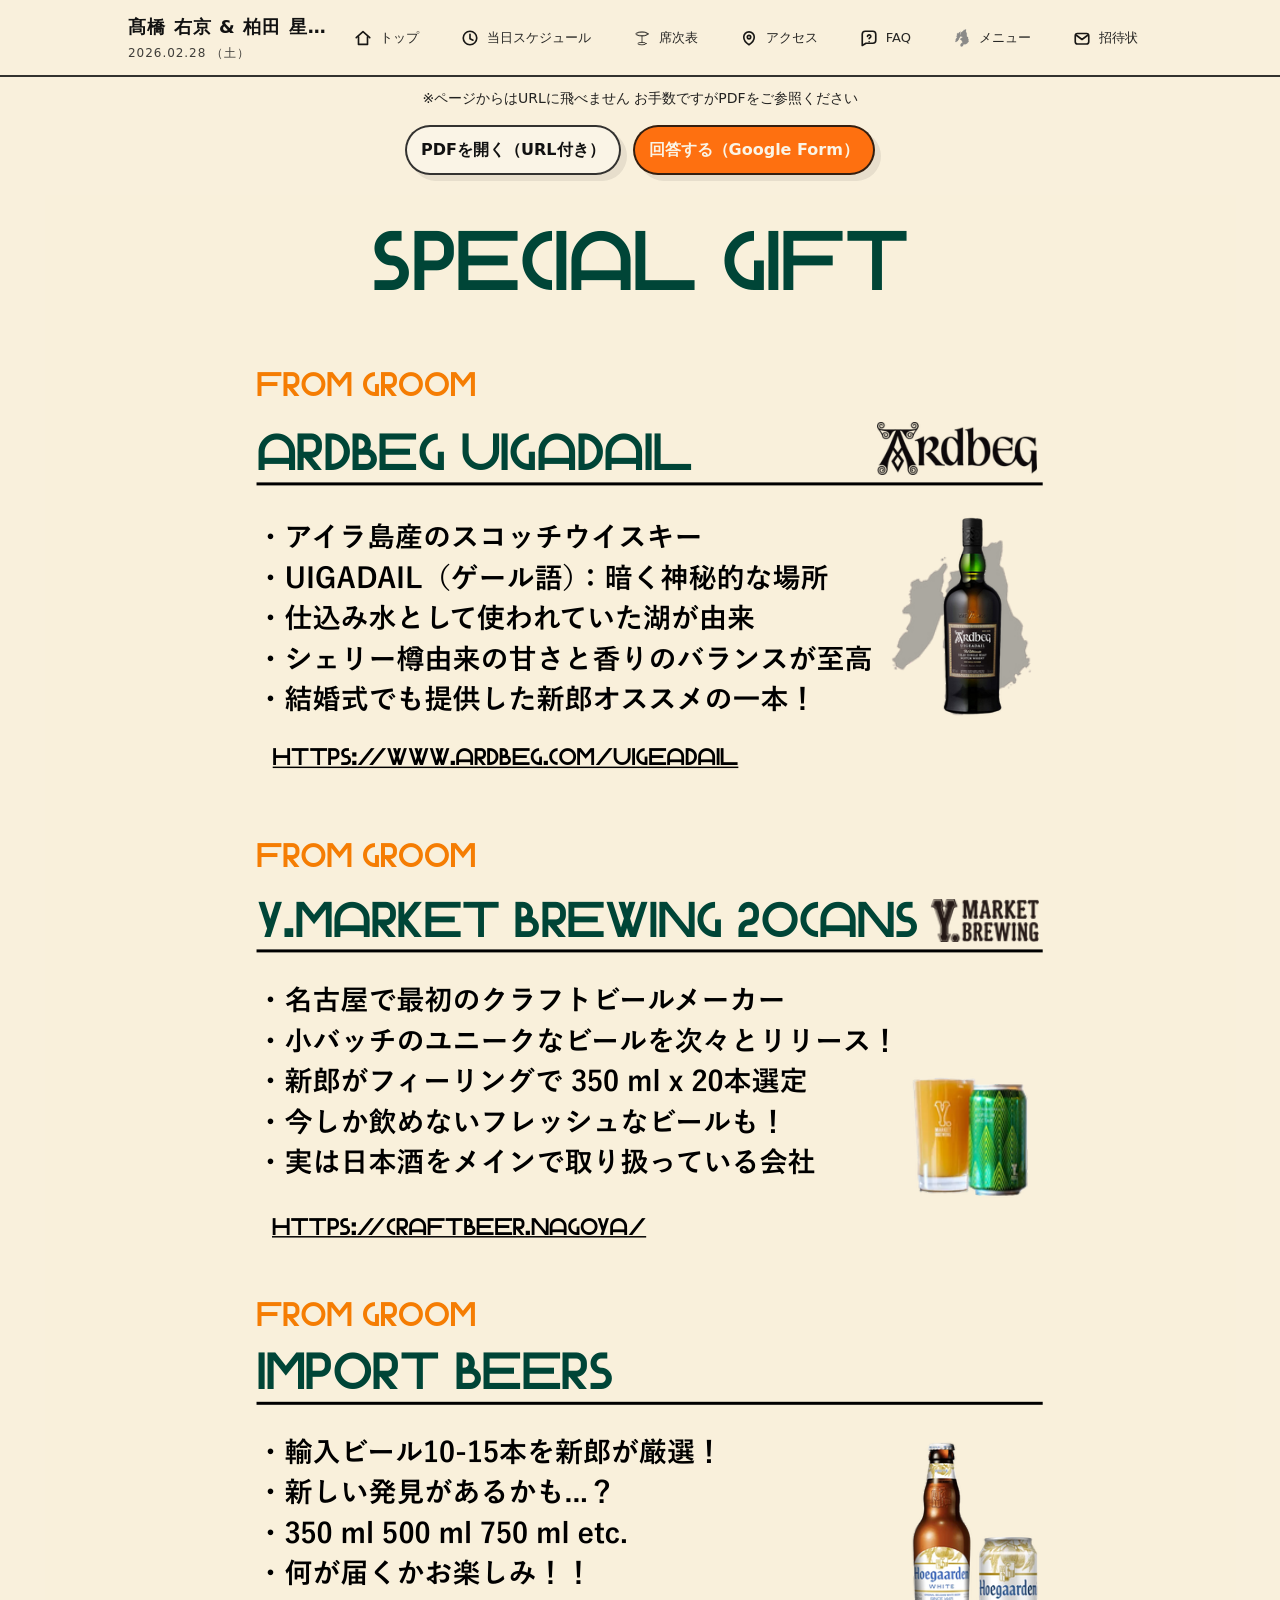
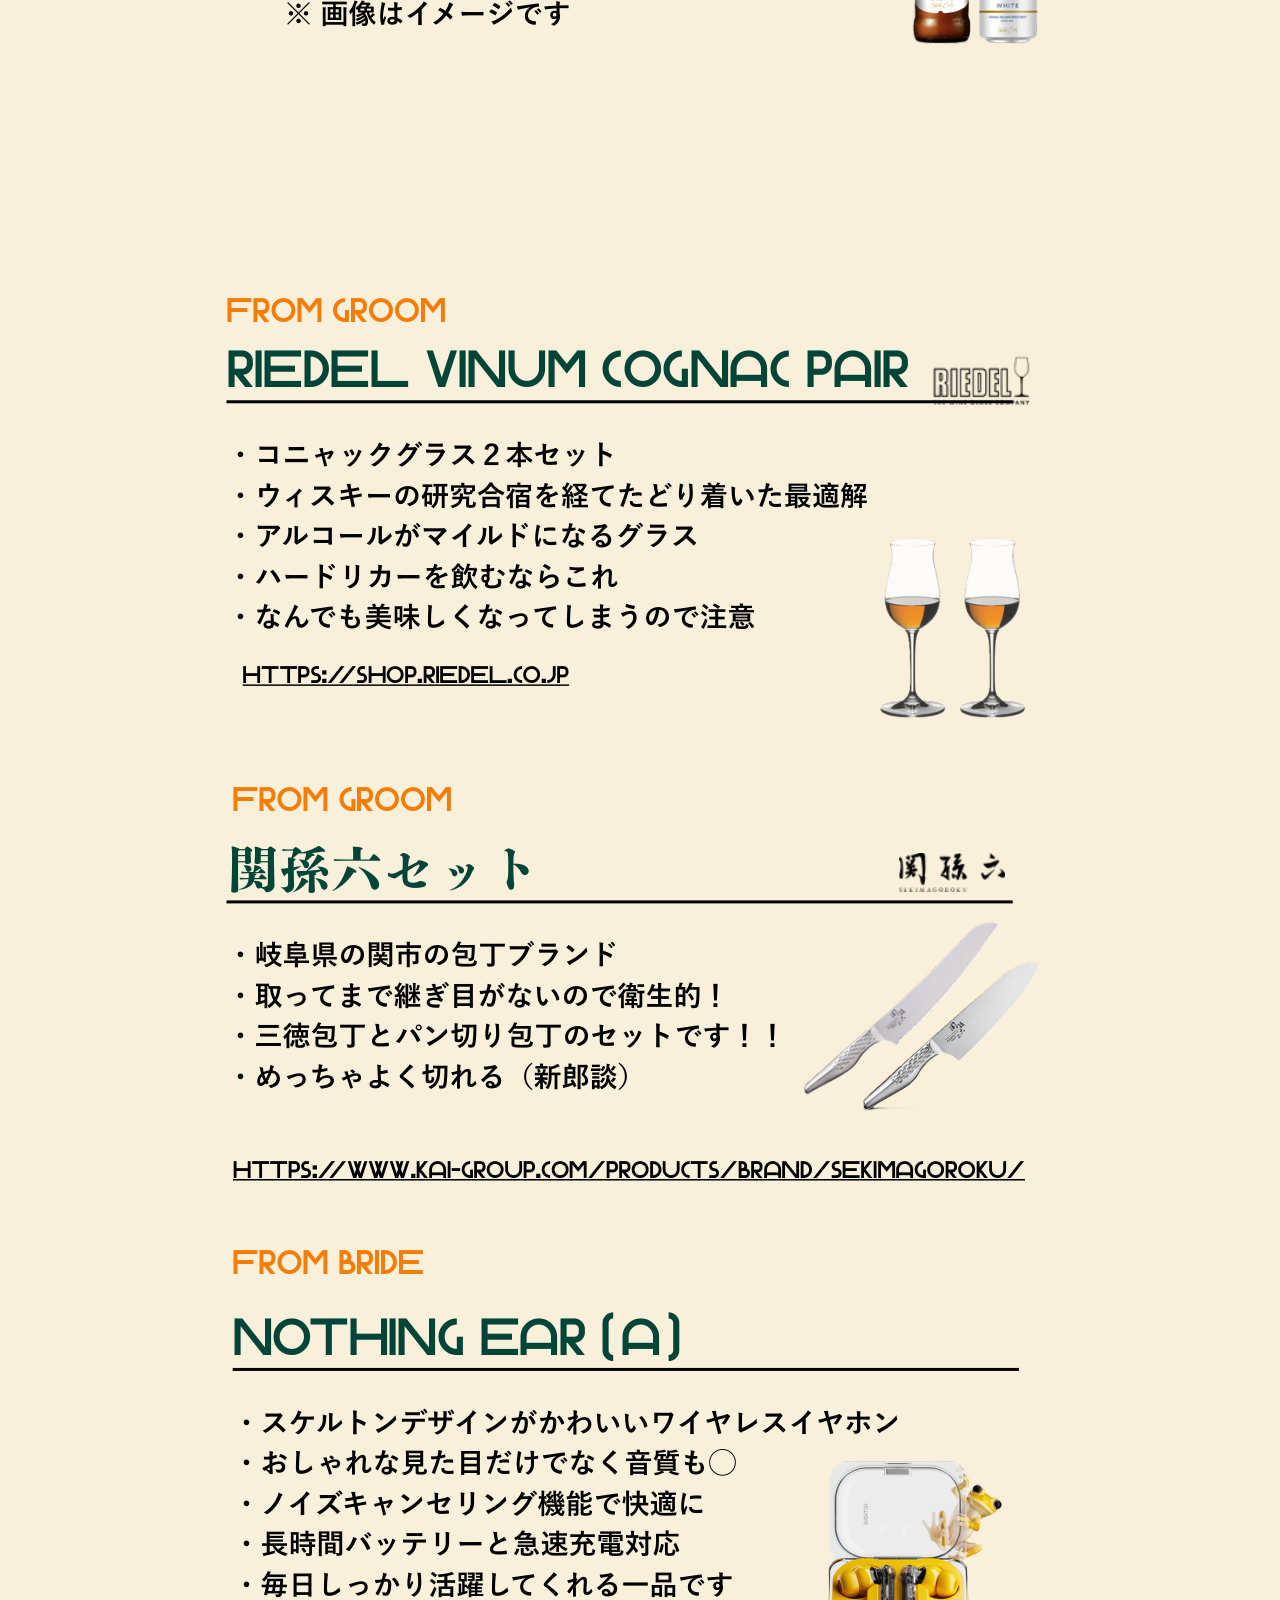
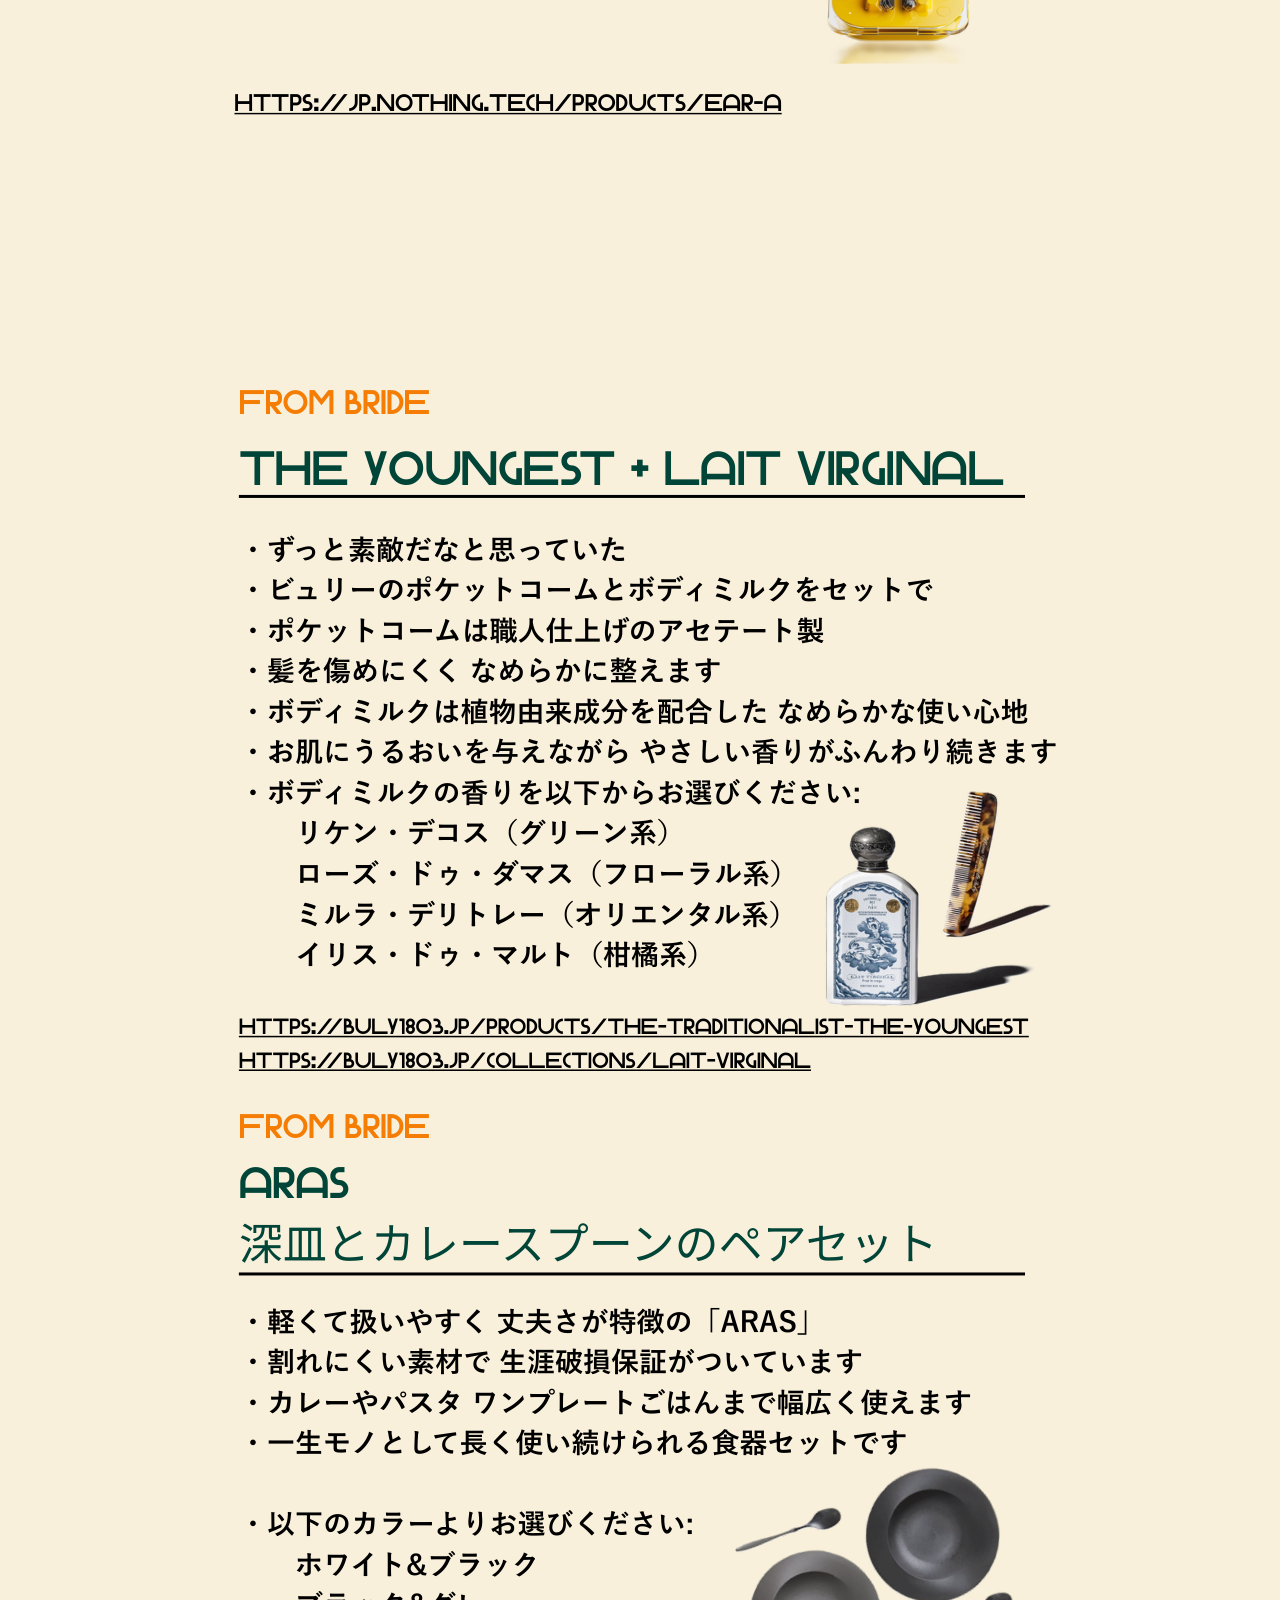
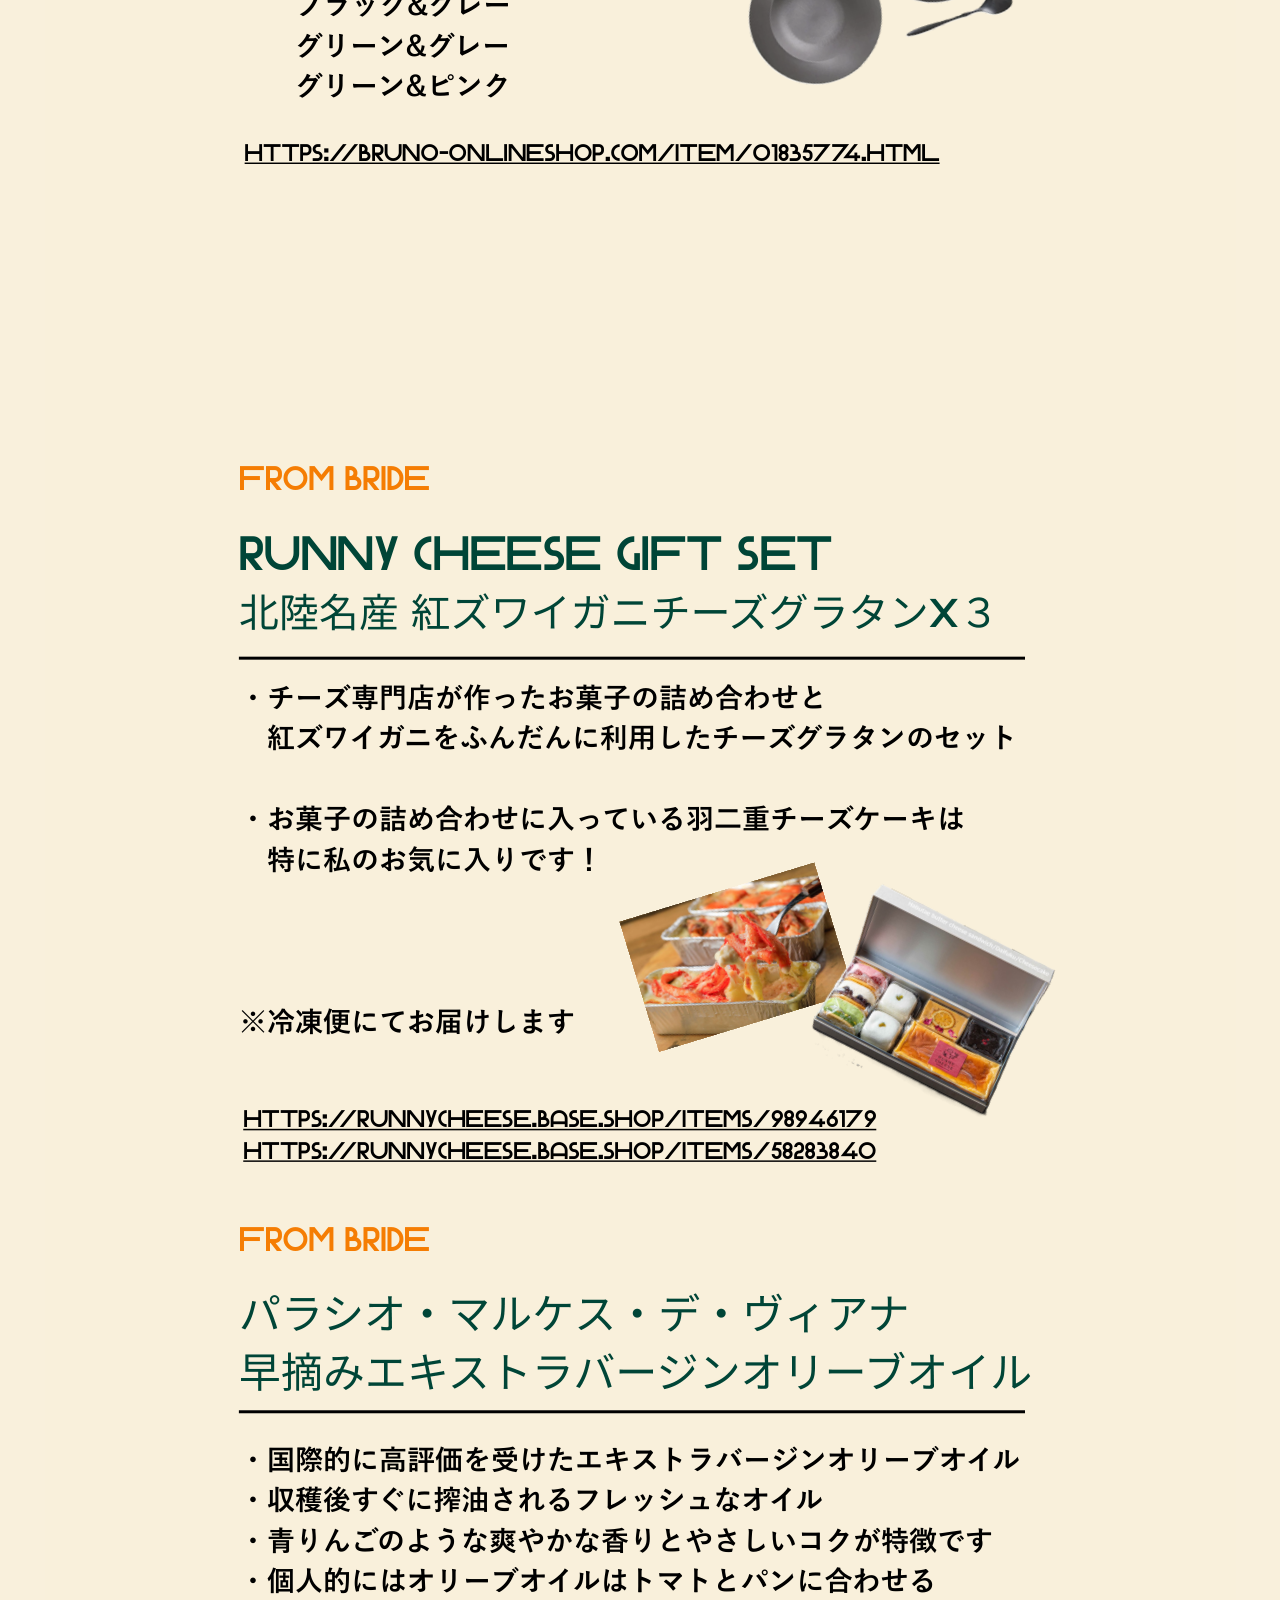
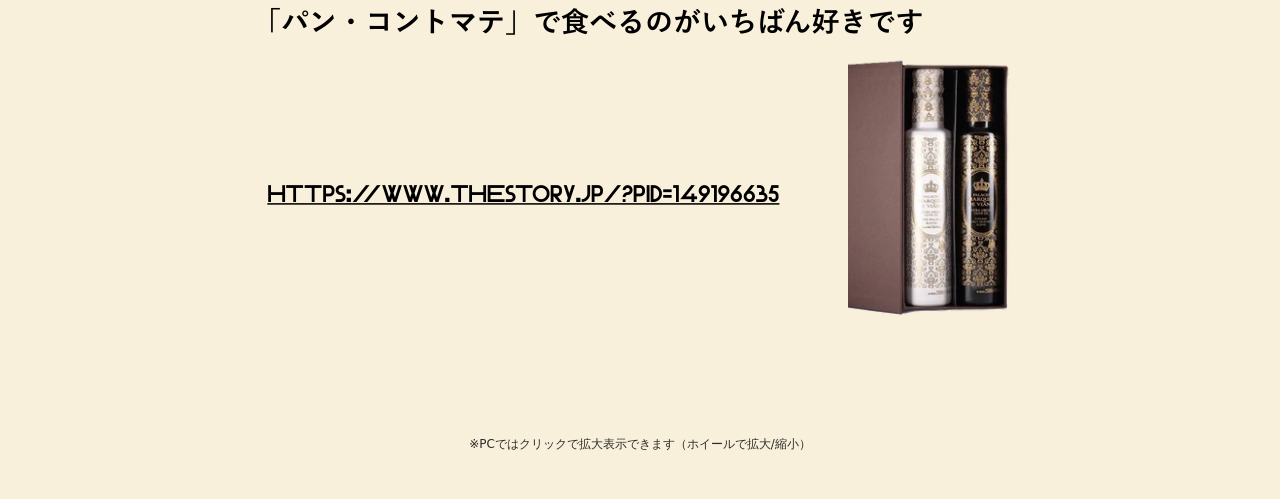
<file: public/specialgift/foryou/index.html>
<!doctype html>
<html lang="ja">
<head>
  <meta charset="utf-8" />
  <meta name="viewport" content="width=device-width,initial-scale=1" />
  <meta name="robots" content="noindex,nofollow" />
  <meta name="theme-color" content="#124C3E" />
  <link rel="icon" href="../../favicon.svg" type="image/svg+xml" />
  <link rel="stylesheet" href="../../style.css" />
  <!-- #F9F0DC -->
  <script src="../../config.js"></script>
  <script src="../../script.js" defer></script>
  <title>SPECIAL MENU</title>
</head>
<body class="menu-page2 no-backdrop">
  <div class="topbar">
    <div class="topbar-inner">
      <a class="brand" href="../../">
        <div class="title" data-wedding-couple></div>
        <div class="sub"><span data-wedding-text="dateLabel"></span> <span data-wedding-text="dayLabel"></span></div>
      </a>
      <button class="nav-toggle" type="button" aria-label="メニュー" aria-controls="site-nav" aria-expanded="false">
        <span class="nav-toggle-icon" aria-hidden="true"></span>
      </button>
      <nav class="nav" id="site-nav" aria-label="Site">
        <a href="../../"><img class="nav-ico" src="../../assets/icons/home.svg" alt="" aria-hidden="true"><span>トップ</span></a>
        <a href="../../schedule/"><img class="nav-ico" src="../../assets/icons/clock.svg" alt="" aria-hidden="true"><span>当日スケジュール</span></a>
        <a href="../../seating/"><img class="nav-ico" src="../../assets/icons/table.svg" alt="" aria-hidden="true"><span>席次表</span></a>
        <a href="../../access/"><img class="nav-ico" src="../../assets/icons/pin.svg" alt="" aria-hidden="true"><span>アクセス</span></a>
        <a href="../../faq/"><img class="nav-ico" src="../../assets/icons/faq.svg" alt="" aria-hidden="true"><span>FAQ</span></a>
        <a href="../../menu/" aria-current="page"><img class="nav-ico img" src="../../assets/icons/isle-of-islay-distillery-map.png" alt="" aria-hidden="true"><span>メニュー</span></a>
        <a href="../../rsvp/"><img class="nav-ico" src="../../assets/icons/invite.svg" alt="" aria-hidden="true"><span>招待状</span></a>
      </nav>
    </div>
  </div>

  <main>
    <div class="menu-note">※ページからはURLに飛べません お手数ですがPDFをご参照ください</div>

    <div class="menu-actions">
      <a class="btn" href="../../assets/menu/special_gift.pdf#zoom=100" target="_blank" rel="noopener">
        PDFを開く（URL付き）
      </a>
       <!-- <div>ご回答はこちらから↓<br></div> -->
        <a class="btn primary" href="https://docs.google.com/forms/d/e/1FAIpQLSe86bf9zN1DJ9m7-lW1r8DEwOOBhpnxROdj6ybpjMWpnKe2RA/viewform?usp=dialog">回答する（Google Form）</a>
      <!-- <a class="btn" href="../../assets/menu/special_gift.pdf" download>ダウンロード</a> -->
      <!-- <a class="btn primary" href="../../drinkmenu/">全てのメニューへ</a> -->
    </div>

    <div class="menu-wrap">
      <img class="menu-img" data-menu-image src="../../assets/menu/special_gift.png" alt="SPECIAL MENU" />
      <div class="menu-hint">※PCではクリックで拡大表示できます（ホイールで拡大/縮小）</div>
    </div>
  </main>
</body>
</html>
</file>
<file: public/style.css>
:root{
  --cream:#F3E9D6;
  --green:#124C3E;
  --orange:#FE7010;
  /* SPECIAL_MENU.pdf の背景色に合わせる */
  --menu-bg:#F0AE2E;
  --menu-bg2:#F9F0DC;
  --ink:#111111;
  --stroke: rgba(17,17,17,.85);
  --paper:#FAF4E6;
  --line:2px;
  --radius:18px;
  --shadow: 8px 8px 0 rgba(17,17,17,.10);
}

*{ box-sizing:border-box; }
html,body{ height:100%; }
body{
  margin:0;
  font-family: system-ui, -apple-system, "Segoe UI", "Hiragino Sans", "Hiragino Kaku Gothic ProN",
    "Noto Sans JP", "Yu Gothic", Meiryo, sans-serif;
  background: var(--cream);
  color: var(--ink);
  line-height: 1.65;
  overflow-x: hidden;
}

/* Splash (Top page) */
.splash{
  position: fixed;
  inset: 0;
  z-index: 9999;
  background: #0b0b0b;
  color: var(--paper);
  display: flex;
  align-items: center;
  justify-content: center;
  cursor: pointer;
  transition: opacity .22s ease;
  animation: splashIn .18s ease both;
}
.splash-bg{
  position: absolute;
  inset: 0;
  width: 100%;
  height: 100%;
  object-fit: cover;
  opacity: .28;
  filter: saturate(1.05) contrast(1.05);
}
.splash::after{
  content:"";
  position:absolute;
  inset:0;
  background: radial-gradient(1200px 600px at 50% 45%, rgba(0,0,0,.20), rgba(0,0,0,.86));
}
.splash-inner{
  position: relative;
  z-index: 1;
  padding: 28px 22px;
  border: var(--line) solid rgba(250,244,230,.55);
  border-radius: 22px;
  background: rgba(0,0,0,.35);
  box-shadow: 14px 14px 0 rgba(0,0,0,.35);
  text-align:center;
  min-width: min(520px, calc(100vw - 32px));
}
.splash-title{
  font-size: 36px;
  line-height: 1.1;
  font-weight: 900;
  letter-spacing: .04em;
}
.splash-sub{
  margin-top: 10px;
  font-size: 14px;
  letter-spacing: .18em;
  text-transform: uppercase;
  opacity: .92;
}
.splash-hint{
  margin-top: 18px;
  display: inline-flex;
  align-items: center;
  justify-content: center;
  gap: 10px;
  padding: 10px 14px;
  border-radius: 999px;
  border: var(--line) solid rgba(250,244,230,.55);
  background: rgba(254,112,16,.18);
  color: var(--paper);
  font-weight: 800;
  font-size: 12px;
}
.splash-hint::before{
  content:"";
  width: 10px;
  height: 10px;
  background: var(--orange);
  border-radius: 999px;
  box-shadow: 0 0 0 2px rgba(250,244,230,.20);
}
.splash.is-hidden{
  opacity: 0;
}

@keyframes splashIn{
  from{ opacity: 0; }
  to{ opacity: 1; }
}

/* A11y helper */
.sr-only{
  position:absolute !important;
  width:1px; height:1px;
  padding:0; margin:-1px;
  overflow:hidden; clip:rect(0,0,0,0);
  white-space:nowrap; border:0;
}

/* Seating */
.seating-nav{ margin-top: 6px; }
.seating-nav .chips{ display:flex; gap:10px; flex-wrap:wrap; }
.chip{
  appearance:none;
  border: var(--line) solid var(--stroke);
  background: var(--paper);
  border-radius: 999px;
  padding: 10px 14px;
  font-weight: 900;
  box-shadow: 6px 6px 0 rgba(17,17,17,.08);
  cursor:pointer;
}
.chip.is-active{ background:#fff; box-shadow: 10px 10px 0 rgba(17,17,17,.12); transform: translateY(-1px); }

.mode-toggle{ margin-top: 14px; display:flex; gap:10px; flex-wrap:wrap; }
.mode-btn{
  appearance:none;
  border: var(--line) solid var(--stroke);
  background: var(--paper);
  border-radius: 999px;
  padding: 10px 14px;
  font-weight: 900;
  box-shadow: 6px 6px 0 rgba(17,17,17,.08);
  cursor:pointer;
}
.mode-btn.is-active{ background:#fff; box-shadow: 10px 10px 0 rgba(17,17,17,.12); transform: translateY(-1px); }
.mode-panels{ margin-top: 12px; }
.mode-panel{ display:none; }
.mode-panel.is-active{ display:block; }

.overview-grid{
  display:grid;
  gap: 12px;
  align-items:stretch;
}
.overview-grid.layout-abcxdfe{
  grid-template-columns: repeat(3, minmax(0, 1fr));
  grid-template-areas:
    "head head head"
    "A B C"
    "X . D"
    ". F E";
}
.overview-head{
  grid-area: head;
  background: var(--paper);
  border: var(--line) solid var(--stroke);
  border-radius: var(--radius);
  padding: 14px 12px;
  box-shadow: var(--shadow);
  font-weight: 950;
  text-align:center;
}
.overview-node{
  text-align:left;
  border: var(--line) solid var(--stroke);
  background: #fff;
  border-radius: var(--radius);
  padding: 12px 12px 10px;
  box-shadow: 6px 6px 0 rgba(17,17,17,.10);
  cursor:pointer;
}
.overview-node:hover{ transform: translateY(-2px); box-shadow: 10px 10px 0 rgba(17,17,17,.12); }
.overview-node:active{ transform: translateY(0); box-shadow: 4px 4px 0 rgba(17,17,17,.10); }
.node-key{ font-size: 18px; font-weight: 950; letter-spacing: .03em; }
.node-label{ margin-top: 2px; font-weight: 900; opacity:.9; }
.node-sample{ margin-top: 6px; font-size: 12px; opacity:.75; line-height:1.35; }

.overview-node[data-table="A"]{ grid-area: A; }
.overview-node[data-table="B"]{ grid-area: B; }
.overview-node[data-table="C"]{ grid-area: C; }
.overview-node[data-table="D"]{ grid-area: D; }
.overview-node[data-table="E"]{ grid-area: E; }
.overview-node[data-table="F"]{ grid-area: F; }
.overview-node[data-table="X"]{ grid-area: X; }

.find-seat{
  margin-top: 6px;
  background: var(--paper);
  border: var(--line) solid var(--stroke);
  border-radius: var(--radius);
  box-shadow: var(--shadow);
  padding: 14px 14px 12px;
}
.find-seat-title{ margin-top: 8px; font-size: 18px; font-weight: 950; }
.find-seat-form{ margin-top: 10px; display:flex; gap:10px; align-items:center; }
.input{
  flex:1;
  width:100%;
  padding: 12px 12px;
  border: var(--line) solid var(--stroke);
  border-radius: 12px;
  background:#fff;
  font-weight: 800;
}
.find-seat-results{ margin-top: 12px; }
.result-list{ display:flex; flex-direction:column; gap:10px; }
.result-item{
  display:grid;
  grid-template-columns: 1fr auto;
  gap: 8px 10px;
  align-items:center;
  text-align:left;
  border: var(--line) solid var(--stroke);
  background:#fff;
  border-radius: 14px;
  padding: 12px 12px;
  box-shadow: 6px 6px 0 rgba(17,17,17,.08);
  cursor:pointer;
}
.result-name{ font-weight: 950; }
.result-meta{ grid-column: 1 / 2; font-size: 12px; opacity:.75; }
.result-cta{ grid-column: 2 / 3; font-weight: 950; opacity:.9; }
.result-empty{
  border: var(--line) dashed rgba(17,17,17,.45);
  background: rgba(255,255,255,.55);
  border-radius: 14px;
  padding: 12px;
  font-weight: 900;
  opacity:.85;
}

.seat-section{ margin-top: 14px; }
.seat-section h3{ margin: 18px 0 10px; font-size: 18px; }

.seat-card{ position: relative; }
.seat-card.is-flash{ outline: 3px solid var(--orange); outline-offset: 4px; }

/* Stable seating layout: 2 columns + center (avoids circular overlap on mobile) */
.table-layout{
  display:grid;
  grid-template-columns: 1fr auto 1fr;
  gap: 10px;
  align-items:start;
  margin: 10px auto 6px;
  max-width: 720px;
}
.table-core{
  align-self:center;
  justify-self:center;
  width: 64px;
  height: 64px;
  border-radius: 999px;
  border: var(--line) solid var(--stroke);
  background: rgba(18,76,62,.06);
  display:flex;
  align-items:center;
  justify-content:center;
  font-weight: 950;
  letter-spacing: .06em;
}
.seat-col{ display:flex; flex-direction:column; gap: 10px; }
.seat-item{
  padding: 10px 12px;
  background:#fff;
  border: var(--line) solid var(--stroke);
  border-radius: 14px;
  box-shadow: 6px 6px 0 rgba(17,17,17,.08);
  font-weight: 900;
  font-size: 13px;
  text-align:center;
  line-height: 1.25;
}
.seat-item.is-empty{ display:none; }
.seat-item.is-focus{ outline: 3px solid var(--orange); outline-offset: 3px; animation: seatPulse2 1.2s ease-out; }
@keyframes seatPulse2{
  0%{ transform: scale(1); }
  40%{ transform: scale(1.03); }
  100%{ transform: scale(1); }
}

@media (max-width: 520px){
  .table-layout{ grid-template-columns: 1fr auto 1fr; gap: 8px; }
  .table-core{ width: 56px; height: 56px; }
  .seat-item{ font-size: 12px; padding: 9px 10px; }
}

.round-table{
  position: relative;
  width: min(420px, 92vw);
  aspect-ratio: 1 / 1;
  margin: 10px auto 6px;
}
.round-table .table-core{
  position:absolute;
  inset: 22%;
  border-radius: 999px;
  border: var(--line) solid var(--stroke);
  background: rgba(18,76,62,.06);
  display:flex;
  align-items:center;
  justify-content:center;
  font-weight: 950;
  letter-spacing: .06em;
}
.round-table .seat{
  position:absolute;
  left:50%;
  top:50%;
  transform: translate(-50%, -50%) translate(calc(var(--x, 0) * 1%), calc(var(--y, 0) * 1%));
  max-width: 44%;
  padding: 8px 10px;
  background:#fff;
  border: var(--line) solid var(--stroke);
  border-radius: 14px;
  box-shadow: 6px 6px 0 rgba(17,17,17,.08);
  font-weight: 900;
  font-size: 13px;
  text-align:center;
  line-height: 1.25;
}
.round-table .seat.is-empty{ display:none; }
.round-table .seat.is-focus{ outline: 3px solid var(--orange); outline-offset: 3px; animation: seatPulse 1.2s ease-out; }
@keyframes seatPulse{
  0%{ transform: translate(-50%, -50%) translate(calc(var(--x, 0) * 1%), calc(var(--y, 0) * 1%)) scale(1); }
  40%{ transform: translate(-50%, -50%) translate(calc(var(--x, 0) * 1%), calc(var(--y, 0) * 1%)) scale(1.03); }
  100%{ transform: translate(-50%, -50%) translate(calc(var(--x, 0) * 1%), calc(var(--y, 0) * 1%)) scale(1); }
}

@media (max-width: 520px){
  .round-table .seat{ font-size: 12px; padding: 7px 9px; }
}

a{ color: inherit; text-decoration: none; }
code.inline{
  padding: 0 .35em;
  border: var(--line) solid var(--stroke);
  border-radius: 999px;
  background: var(--paper);
  font-size: .9em;
}

.backdrop{
  position: fixed;
  inset: 0;
  z-index: 0;
  pointer-events:none;
}

.block{
  position:absolute;
  border: var(--line) solid rgba(17,17,17,.22);
}
.block.orange{
  left:-10vw; top:-10vh;
  width: 52vw; height: 38vh;
  background: var(--orange);
}
.block.green{
  left:-12vw; bottom:-14vh;
  width: 56vw; height: 40vh;
  background: var(--green);
}
.block.frame{
  right:-18vw; top: 22vh;
  width: 50vw; height: 42vh;
  background: var(--paper);
  border-radius: 999px;
  opacity:.55;
}

/* 跳ねる図形 */
.shapes{ position:absolute; inset:0; }
.shape{
  position:absolute;
  width: var(--size, 56px);
  height: var(--size, 56px);
  left: calc(var(--x, 10) * 1%);
  top: calc(var(--y, 10) * 1%);
  background: var(--fill, var(--paper));
  border: var(--line) solid rgba(17,17,17,.35);
  box-shadow: 6px 6px 0 rgba(17,17,17,.06);
  transform: translateY(0) rotate(0deg);
  animation: hop var(--dur, 6.2s) cubic-bezier(.22,.92,.3,1) infinite;
  animation-delay: var(--delay, 0s);
  opacity: .9;
}
.shape.circle{ border-radius: 999px; }
.shape.round{ border-radius: 18px; }
.shape.half{
  border-radius: 999px 999px 0 0;
}
.shape.ring{
  border-radius: 999px;
  background: transparent;
  border-width: calc(var(--line) + 2px);
}
.shape.kaku{
  clip-path: polygon(0 0, 100% 0, 100% 100%, 0 100%);
}
.shape.tri{
  width: calc(var(--size, 64px) * 1.05);
  height: calc(var(--size, 64px) * 1.05);
  clip-path: polygon(50% 0%, 0% 100%, 100% 100%);
}

@keyframes hop{
  0%   { transform: translateY(0) rotate(0deg); }
  12%  { transform: translateY(-18px) rotate(2deg); }
  25%  { transform: translateY(0) rotate(0deg); }
  60%  { transform: translateY(-10px) rotate(-2deg); }
  100% { transform: translateY(0) rotate(0deg); }
}

@media (prefers-reduced-motion: reduce){  .shape{ animation:none; }
}

.container{
  position: relative;
  z-index: 2;
  max-width: 1060px;
  margin: 0 auto;
  padding: 22px 18px 56px;
}

/* Topbar */
.topbar{
  position: sticky;
  top:0;
  z-index: 10;
  background: var(--cream);
  backdrop-filter: none;
  border-bottom: var(--line) solid var(--stroke);
}
.topbar-inner{
  max-width: 1060px;
  margin: 0 auto;
  padding: 12px 18px;
  display:flex;
  align-items:center;
  justify-content:space-between;
  gap: 14px;
  position: relative;
}
.brand{
  display:flex;
  flex-direction:column;
  gap: 2px;
  min-width: 0;
  flex: 1 1 auto;
}
.brand .title{
  font-weight: 850;
  letter-spacing: .06em;
  white-space: nowrap;
  overflow: hidden;
  text-overflow: ellipsis;
  font-size: clamp(13px, 1.9vw, 18px);
}
.brand .sub{
  font-size: 12px;
  opacity:.8;
  letter-spacing: .08em;
  white-space: nowrap;
}

.nav{
  display:flex;
  gap: 14px;
  flex-wrap: nowrap;
  font-size: 13px;
}
.nav a span{ white-space: nowrap; }
.nav a{
  display:inline-flex;
  align-items:center;
  justify-content:center;
  gap: 8px;
  padding: 8px 12px;
  border: var(--line) solid transparent;
  border-radius: 999px;
  line-height: 1;
  opacity: .9;
  transition: transform 160ms ease, box-shadow 160ms ease, background 160ms ease, border-color 160ms ease, opacity 160ms ease;
}
.nav a[aria-current="page"]{
  border-color: var(--ink);
  background: var(--paper);
  box-shadow: 6px 6px 0 rgba(17,17,17,.08);
  opacity: 1;
}
.nav a:hover{ opacity: 1; background: rgba(250,244,230,.75); box-shadow: 6px 6px 0 rgba(17,17,17,.08); transform: translate(-1px,-1px); }
.nav a:active{ transform: translate(0,0); box-shadow: 3px 3px 0 rgba(17,17,17,.08); }

/* ハンバーガーメニュー */
.nav-toggle{
  display:none;
  align-items:center;
  justify-content:center;
  width: 46px;
  height: 40px;
  border-radius: 999px;
  border: var(--line) solid var(--stroke);
  background: var(--cream);
  color: var(--ink);
  box-shadow: 6px 6px 0 rgba(17,17,17,.08);
  cursor: pointer;
  user-select: none;
}
.nav-toggle:active{ transform: translate(1px,1px); box-shadow: 5px 5px 0 rgba(17,17,17,.08); }
.nav-toggle-icon{
  display:block;
  width: 18px;
  height: 2px;
  background: currentColor;
  border-radius: 999px;
  position: relative;
  transition: transform 160ms ease;
}
.nav-toggle-icon::before,
.nav-toggle-icon::after{
  content: "";
  position: absolute;
  left: 0;
  width: 18px;
  height: 2px;
  background: currentColor;
  border-radius: 999px;
  transition: transform 180ms ease, top 180ms ease, opacity 180ms ease;
}
.nav-toggle-icon::before{ top: -6px; }
.nav-toggle-icon::after{ top: 6px; }
body.nav-open .nav-toggle-icon{ background: transparent; }
body.nav-open .nav-toggle-icon::before{ top: 0; transform: rotate(45deg); }
body.nav-open .nav-toggle-icon::after{ top: 0; transform: rotate(-45deg); }

@media (max-width: 1120px){
  .nav{ gap: 10px; font-size: 12px; }
  .nav a{ padding: 8px 10px; }
}

@media (max-width: 760px){
  .nav-toggle{ display:inline-flex; }
  .nav{ display:none; }
  body.nav-open .nav{
    display: grid;
    grid-template-columns: repeat(2, minmax(0, 1fr));
    gap: 10px;
    position: absolute;
    top: calc(100% + 10px);
    left: 14px;
    right: 14px;
    padding: 12px;
    background: var(--cream);
    border: var(--line) solid var(--stroke);
    border-radius: 18px;
    box-shadow: 10px 10px 0 rgba(17,17,17,.08);
    z-index: 50;
  }
  body.nav-open .nav a{ width: 100%; justify-content:flex-start; }
}

/* Auto-collapse nav when it does not fit */
body.nav-collapsed .nav-toggle{ display:inline-flex; }
body.nav-collapsed .nav{ display:none; }
body.nav-collapsed.nav-open .nav{
  display: grid;
  grid-template-columns: repeat(2, minmax(0, 1fr));
  gap: 10px;
  position: absolute;
  top: calc(100% + 10px);
  left: 14px;
  right: 14px;
  padding: 12px;
  background: var(--cream);
  border: var(--line) solid var(--stroke);
  border-radius: 18px;
  box-shadow: 10px 10px 0 rgba(17,17,17,.08);
  z-index: 50;
}
body.nav-collapsed.nav-open .nav a{ width: 100%; justify-content:flex-start; }

@media (max-width: 520px){
  body.nav-collapsed.nav-open .nav{ grid-template-columns: 1fr; }
  body.nav-open .nav{ grid-template-columns: 1fr; }
}


.nav a:hover .nav-ico{ transform: translateY(-1px) rotate(-2deg); }
.nav a[aria-current="page"] .nav-ico{ transform: none; }
/* Poster-like hero */
.hero{
  margin-top: 18px;
  padding: 22px 20px;
  background: var(--paper);
  border: var(--line) solid var(--stroke);
  border-radius: var(--radius);
  box-shadow: 6px 6px 0 rgba(17,17,17,.06);
  position: relative;
  overflow: hidden;
  isolation: isolate;
}
.hero::before{
  content:"";
  position:absolute;
  right:-90px;
  top:-90px;
  width: 210px;
  height: 210px;
  border-radius: 999px;
  background: conic-gradient(from 90deg, var(--orange) 0 50%, var(--green) 0 100%);
  border: var(--line) solid var(--stroke);
  opacity: .95;
  z-index: 0;
  pointer-events: none;
}

.hero::after{
  content:"";
  position:absolute;
  right: 18px;
  top: 110px;
  width: 160px;
  height: 160px;
  border-radius: 999px;
  border: calc(var(--line) + 2px) solid var(--stroke);
  background: transparent;
  opacity: .35;
  z-index: 0;
  pointer-events: none;
}

.hero > *{
  position: relative;
  z-index: 1;
}

.kicker{
  display:flex;
  align-items:center;
  gap:10px;
  font-size: 12px;
  letter-spacing: .12em;
  text-transform: uppercase;
  opacity: .9;
}
.kicker .dot{
  width: 10px;
  height: 10px;
  border-radius: 999px;
  background: var(--orange);
  border: var(--line) solid var(--stroke);
}

.h1{
  margin: 12px 0 8px;
  font-size: clamp(26px, 4vw, 44px);
  line-height: 1.08;
  letter-spacing: .02em;
}
.h1 .small{
  font-size: .52em;
  font-weight: 650;
  opacity: .88;
  position: relative;
  display:inline-block;
}
/* 和っぽい筆のハイライト（薄い） */
.h1 .small::before{
  content:"";
  position:absolute;
  left:-10px; right:-10px;
  top: 55%;
  height: 0.9em;
  background: linear-gradient(90deg, rgba(254,112,16,.20), rgba(18,76,62,.18));
  transform: rotate(-1.5deg);
  border-radius: 999px;
  z-index:-1;
}

.lede{
  max-width: 62ch;
  margin: 8px 0 0;
  font-size: 16px;
}

.actions{
  display:flex;
  gap: 12px;
  flex-wrap: wrap;
  margin-top: 16px;
}

.btn{
  display:inline-flex;
  align-items:center;
  gap: 10px;
  padding: 10px 14px;
  background: var(--paper);
  border: var(--line) solid var(--stroke);
  border-radius: 999px;
  box-shadow: 6px 6px 0 rgba(17,17,17,.08);
  font-weight: 720;
}
.btn.primary{
  background: var(--orange);
  color: var(--paper);
}
.btn.primary .icon{ filter: invert(1); }

.btn:hover{ transform: translate(-2px,-2px); box-shadow: 10px 10px 0 rgba(17,17,17,.12); filter: saturate(1.05); }
.btn.primary:hover{ filter: brightness(1.05) saturate(1.10); }
.btn:active{ transform: translate(0,0); box-shadow: 4px 4px 0 rgba(17,17,17,.10); }
.grid{
  margin-top: 18px;
  display:grid;
  grid-template-columns: repeat(12, 1fr);
  gap: 14px;
}
.card{
  grid-column: span 12;
  padding: 22px 18px;
  background: var(--paper);
  border: var(--line) solid var(--stroke);
  border-radius: var(--radius);
  box-shadow: 6px 6px 0 rgba(17,17,17,.06);
  position: relative;
  overflow:hidden;
}
.card h2{

  margin:0 0 10px;
  font-size: 16px;
  letter-spacing: .06em;
  display:flex;
  align-items:center;
  gap: 10px;
}
.card h2 .ico{ width:18px; height:18px; }
.meta{ font-size: 14px; }
.small{ font-size: 12px; opacity: .86; }

/* 日時カードは情報量が少なめなので 少し大きめに */
.date-card .meta{ font-size: 16px; }
.date-card .meta b{ font-size: 18px; letter-spacing: .02em; }
.date-card .meta div{ margin-top: 2px; }

b[data-wedding-text="dressCode"]{
  white-space: pre-line;
  display: inline-block;
}

@media (min-width: 860px){
  .card.half{ grid-column: span 6; }
  .card.third{ grid-column: span 4; }
}

@media (min-width: 1180px){
  .card.lg-third{ grid-column: span 4; }
}

@media (min-width: 1180px){
  .card.lg-third{ grid-column: span 4; }
}

.sep{ height: 10px; }
.note{
  background: rgba(18,76,62,.08);
  border: var(--line) dashed rgba(17,17,17,.55);
  border-radius: 14px;
  padding: 12px 12px;
}

.table{
  width:100%;
  border-collapse: collapse;
}
.table td{
  border-top: 2px solid rgba(17,17,17,.18);
  padding: 10px 6px;
  vertical-align: top;
}

.footer{
  margin-top: 22px;
  padding: 16px 6px 0;
  border-top: var(--line) solid rgba(17,17,17,.35);
  display:flex;
  justify-content:space-between;
  gap: 10px;
  flex-wrap: wrap;
  font-size: 12px;
  opacity: .88;
}
.copy-mark{ color: var(--orange); font-weight: 900; }
.footer [data-wedding-text="copyright"]{ color: var(--orange); font-weight: 800; }
.nav-ico{
  transition: transform 160ms ease;

  width: 18px;
  height: 18px;
  display:block;
  object-fit: contain;
}

.nav-ico.img{
  border-radius: 4px;
}

.ico{
  width: 22px;
  height: 22px;
  display:block;
  object-fit: contain;
}

.icon{
  width: 18px;
  height: 18px;
  display:block;
  object-fit: contain;
}




.menu-preview img{
  width: 100%;
  height: auto;
  border-radius: 18px;
  border: var(--line) solid var(--stroke);
  box-shadow: 10px 10px 0 rgba(17,17,17,.08);
}

.menu-preview-link{ display:block; }
.menu-preview-link:hover img{ transform: translate(-2px,-2px); box-shadow: 14px 14px 0 rgba(17,17,17,.12); }


/* Menu page: full PDF view */
body.page-menu{
  background: var(--orange);
}
body.page-menu main{
  padding: 0;
}
body.page-menu .wrap{
  max-width: none;
  padding: 0;
}
body.page-menu .pdf-toolbar{
  padding: 14px 14px 10px;
}
body.page-menu .pdf-frame{
  width: 100vw;
  height: calc(100vh - 160px);
  border: none;
  display:block;
}
@media (min-width: 860px){
  body.page-menu .pdf-frame{
    height: calc(100vh - 140px);
  }
}


/* --- Patch v4: layout, menu embed, icons --- */

/* Remove decorative corner frames */
.card::before, .card::after{ content:none !important; }

/* More spacing between frames */
.grid{ gap: 20px; margin-top: 24px; }
.card{ padding: 22px 20px; }

/* Heading row with icon */
.h2row{ display:flex; align-items:center; gap: 12px; }
.h2icon{ width: 34px; height: 34px; display:inline-flex; align-items:center; justify-content:center; flex: 0 0 auto; }
.h2icon svg, .h2icon img{ width: 100%; height: 100%; display:block; }
.card h2{ margin:0 0 12px; font-size: 17px; letter-spacing:.04em; }

/* Buttons hover */
.btn{ transition: transform .14s ease, box-shadow .14s ease, filter .14s ease; }
.btn:hover{ transform: translateY(-2px); box-shadow: 10px 10px 0 rgba(17,17,17,.12); filter: saturate(1.02); }
.btn:active{ transform: translateY(0); }

/* Nav hover action */
.nav a{ transition: transform .12s ease, box-shadow .12s ease, background-color .12s ease, border-color .12s ease; }
.nav a:hover{ transform: translateY(-1px); border-color: rgba(17,17,17,.65); background: rgba(250,244,230,.92); box-shadow: 6px 6px 0 rgba(17,17,17,.08); }

/* Larger floating shapes */
.shape{ box-shadow: 12px 12px 0 rgba(17,17,17,.12); }

/* Keep obi disabled */
.obi, .obi-left, .obi-right{ display:none !important; }

/* Menu page: blend background with PDF */
body.menu-page{ background: var(--menu-bg); }
body.menu-page .topbar{ background: var(--menu-bg); backdrop-filter: none; }
body.menu-page2{ background: var(--menu-bg2); }
body.menu-page2 .topbar{ background: var(--menu-bg2); backdrop-filter: none; }
body.menu-page .topbar-inner{ max-width: 1060px; }
body.menu-page .topbar,
body.menu-page .topbar a{ color: var(--paper); }
body.menu-page .nav-toggle{
  border-color: rgba(250,244,230,.75);
  background: var(--green);
  color: var(--paper);
  box-shadow: 6px 6px 0 rgba(0,0,0,.20);
}
body.menu-page .nav a{ border-color: rgba(250,244,230,.55); }
body.menu-page .nav a:hover{ background: rgba(250,244,230,.18); border-color: rgba(250,244,230,.75); box-shadow: 6px 6px 0 rgba(0,0,0,.20); }
body.menu-page .nav a[aria-current="page"]{ background: rgba(0,0,0,.18); border-color: rgba(250,244,230,.75); box-shadow: 8px 8px 0 rgba(0,0,0,.22); opacity: 1; }
body.menu-page .nav-ico{ filter: brightness(0) invert(1); }
body.menu-page .container{ max-width:none; padding: 0; }

body.menu-page.nav-collapsed.nav-open .nav{
  background: var(--green);
  border-color: rgba(250,244,230,.55);
  box-shadow: 10px 10px 0 rgba(0,0,0,.22);
}
body.menu-page.nav-collapsed.nav-open .nav a{ color: var(--paper); }

@media (max-width: 760px){
  body.menu-page.nav-open .nav{
    background: var(--green);
    border-color: rgba(250,244,230,.55);
    box-shadow: 10px 10px 0 rgba(0,0,0,.22);
  }
  body.menu-page.nav-open .nav a{ color: var(--paper); }
}
.menu-note{ text-align:center; padding: 10px 18px 0; font-size: 14px; opacity: .92; }
.menu-actions{ display:flex; gap: 12px; flex-wrap:wrap; padding: 14px 18px 12px; justify-content:center; }
.menu-wrap{ display:flex; flex-direction:column; align-items:center; justify-content:center; padding: 8px 0 44px; gap: 10px; }
.menu-img{ width: min(1191px, 100vw); height:auto; display:block; }

.menu-hint{ font-size: 12px; opacity: .88; text-align:center; padding: 0 18px; }

/* Menu image viewer (PC zoom) */
.viewer{
  position: fixed;
  inset: 0;
  z-index: 9998;
  background: rgba(0,0,0,.86);
  display: flex;
  flex-direction: column;
}
.viewer-toolbar{
  display:flex;
  align-items:center;
  justify-content: space-between;
  gap: 10px;
  padding: 12px 14px;
}
.viewer-toolbar .viewer-title{ color: var(--paper); font-weight: 850; letter-spacing: .08em; font-size: 12px; opacity: .92; }
.viewer-stage{
  position: relative;
  flex: 1;
  overflow: hidden;
  display:flex;
  align-items:center;
  justify-content:center;
  cursor: grab;
}
.viewer-stage:active{ cursor: grabbing; }
.viewer-stage img{
  max-width: none;
  max-height: none;
  will-change: transform;
  user-select: none;
  -webkit-user-drag: none;
}
.viewer-hint{
  color: rgba(250,244,230,.86);
  text-align:center;
  font-size: 12px;
  padding: 8px 14px 14px;
}

/* (menu intro removed) */
</file>
